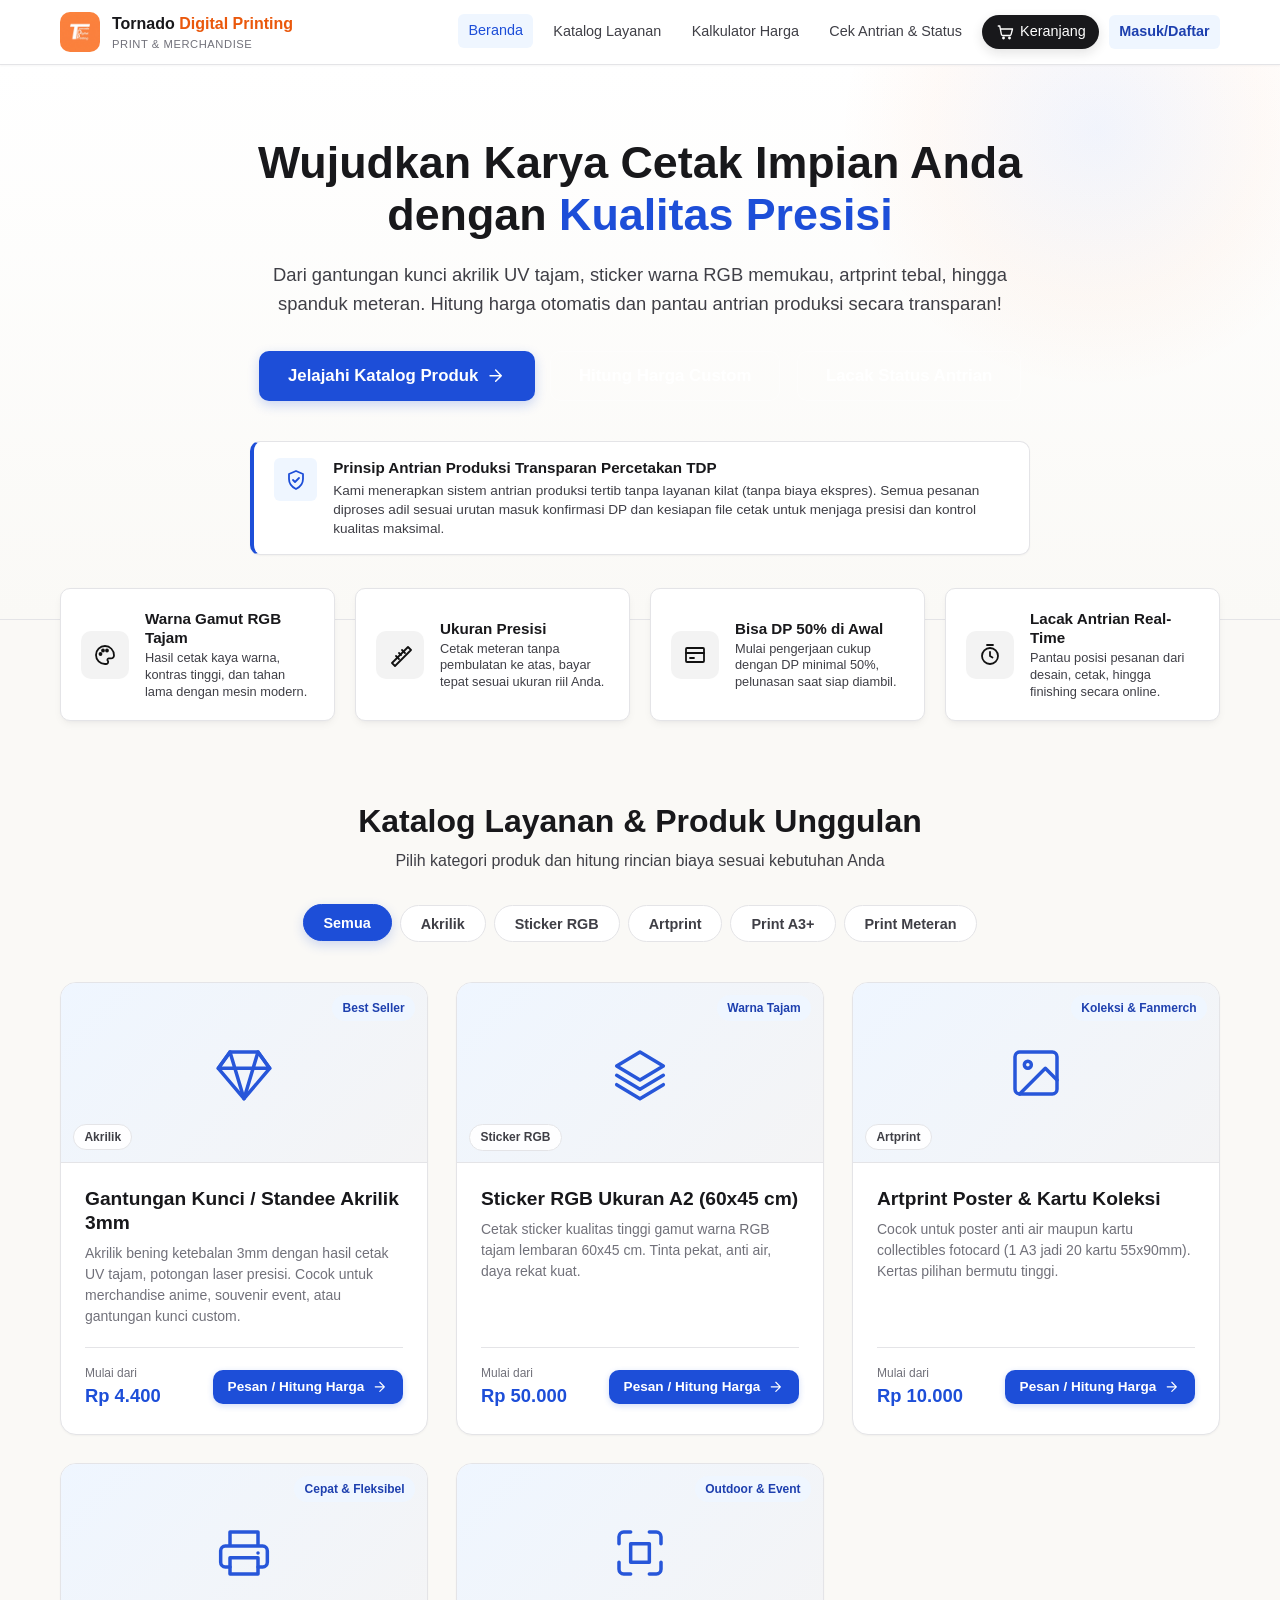
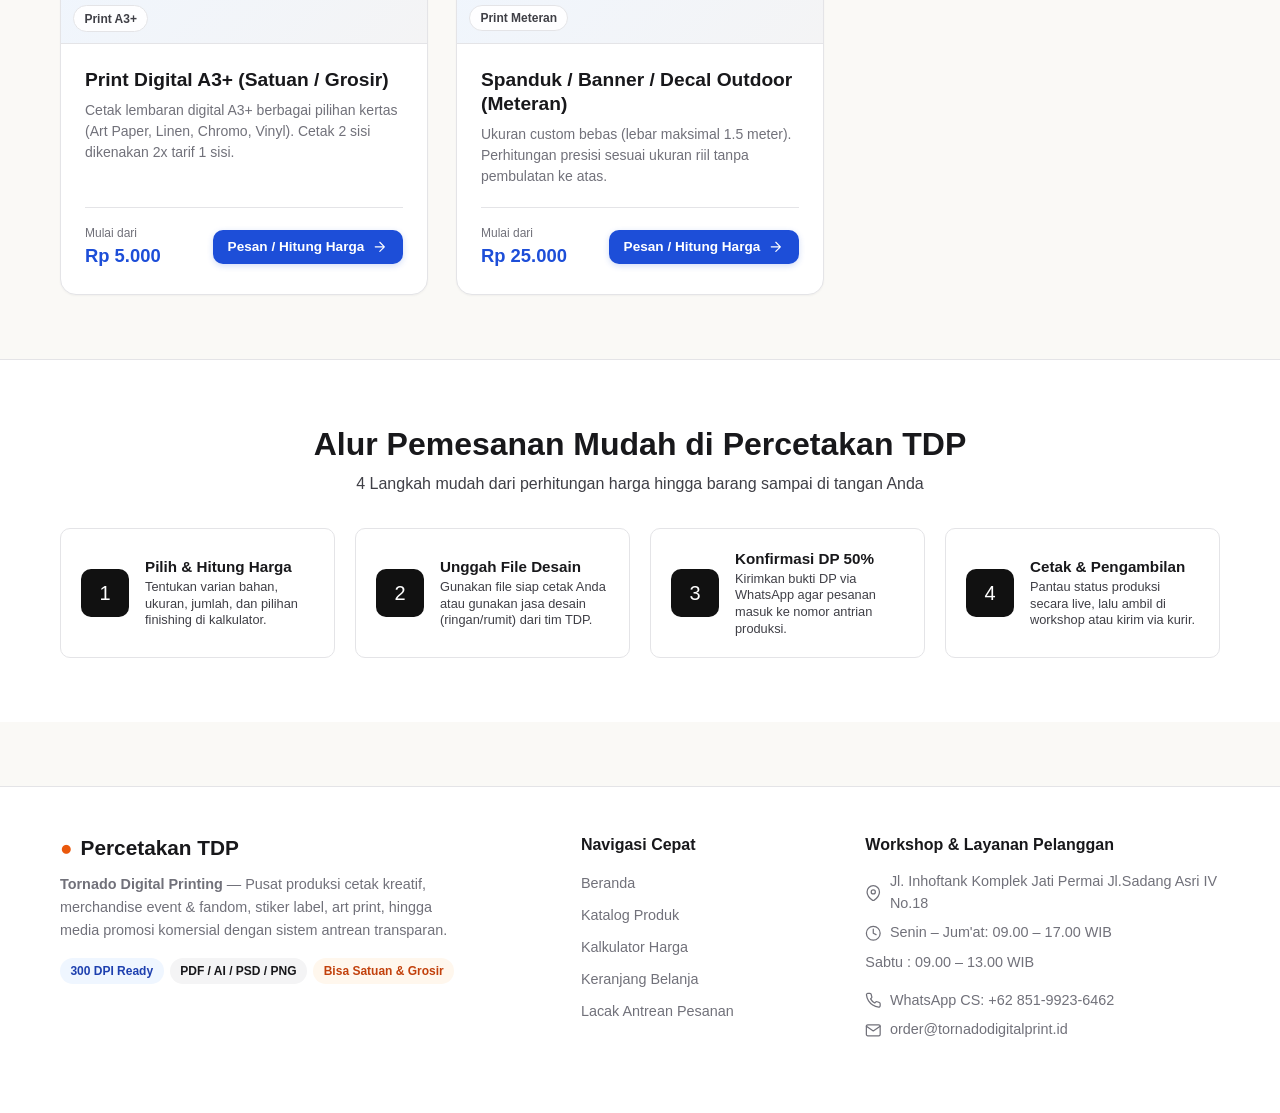
<file: index.html>
<!DOCTYPE html>
<html lang="id">
<head>
  <meta charset="UTF-8">
  <meta name="viewport" content="width=device-width, initial-scale=1.0">
  <title>Percetakan TDP - Cetak Kreatif, Merchandise & Komersial Digital</title>
  <meta name="description" content="Website Resmi Percetakan TDP. Layanan cetak akrilik UV, sticker RGB, artprint poster, print A3+, dan spanduk meteran dengan sistem antrian transparan dan kalkulator harga real-time.">
  
  <!-- CSS Stylesheets -->
  <link rel="stylesheet" href="css/style.css">
  <link rel="stylesheet" href="css/components.css">
</head>
<body>

  <!-- Site Navigation Header -->
  <header class="site-header">
    <div class="container nav-container">
      <a href="index.html" class="logo-wrapper">
        <img src="assets/tdp-logo.jpeg" class="logo-badge" alt="Tornado Digital Printing">
        <div class="logo-text">
          Tornado <span>Digital Printing</span>
          <span class="logo-tagline">Print & Merchandise</span>
        </div>
      </a>

      <!-- Mobile Hamburger Toggle -->
      <button class="mobile-toggle" aria-label="Buka Menu">
        <svg width="24" height="24" viewBox="0 0 24 24" fill="none" stroke="currentColor" stroke-width="2">
          <line x1="3" y1="12" x2="21" y2="12"></line>
          <line x1="3" y1="6" x2="21" y2="6"></line>
          <line x1="3" y1="18" x2="21" y2="18"></line>
        </svg>
      </button>

      <!-- Nav Menu Links -->
      <ul class="nav-menu">
        <li><a href="index.html" class="nav-link active">Beranda</a></li>
        <li><a href="#katalog" class="nav-link">Katalog Layanan</a></li>
        <li><a href="kalkulator.html" class="nav-link">Kalkulator Harga</a></li>
        <li><a href="pesanan.html" class="nav-link">Cek Antrian & Status</a></li>
        <li>
          <a href="keranjang.html" class="nav-link cart-link">
            <svg width="18" height="18" viewBox="0 0 24 24" fill="none" stroke="currentColor" stroke-width="1.8" stroke-linecap="round" stroke-linejoin="round" aria-hidden="true">
              <path d="M3 4h2l2.2 11.1a2 2 0 0 0 2 1.6h8.9a2 2 0 0 0 2-1.6L22 8H6"></path>
              <circle cx="10" cy="20" r="1"></circle>
              <circle cx="18" cy="20" r="1"></circle>
            </svg>
            Keranjang
            <span class="cart-count-badge" style="display: none;">0</span>
          </a>
        </li>
        <li><a href="login.html" class="nav-link nav-auth-link" data-open-login>Masuk/Daftar</a></li>
      </ul>
    </div>
  </header>

  <main>
    <!-- Hero Section -->
    <section class="hero-section">
      <div class="container hero-content">
        <h1 class="hero-title">
          Wujudkan Karya Cetak Impian Anda dengan <span>Kualitas Presisi</span>
        </h1>
        <p class="hero-subtitle">
          Dari gantungan kunci akrilik UV tajam, sticker warna RGB memukau, artprint tebal, hingga spanduk meteran. Hitung harga otomatis dan pantau antrian produksi secara transparan!
        </p>

        <div class="hero-actions">
          <a href="#katalog" class="btn btn-primary btn-lg">
            Jelajahi Katalog Produk
            <svg class="icon" aria-hidden="true"><use href="assets/icons.svg#arrow-right"></use></svg>
          </a>
          <a href="kalkulator.html" class="btn btn-outline btn-lg" style="color: white; border-color: rgba(255,255,255,0.3); background: rgba(255,255,255,0.08);">
            Hitung Harga Custom
          </a>
          <a href="pesanan.html" class="btn btn-outline btn-lg" style="color: white; border-color: rgba(255,255,255,0.3); background: rgba(255,255,255,0.08);">
            Lacak Status Antrian
          </a>
        </div>

        <!-- Info Aturan Antrian TDP -->
        <div class="queue-policy-box">
          <div class="queue-icon">
            <svg width="24" height="24" viewBox="0 0 24 24" fill="none" stroke="currentColor" stroke-width="1.8" stroke-linecap="round" stroke-linejoin="round" aria-hidden="true">
              <path d="M12 3 19 6v5c0 4.5-2.9 8-7 10-4.1-2-7-5.5-7-10V6z"></path>
              <path d="m9 12 2 2 4-4"></path>
            </svg>
          </div>
          <div>
            <h4>Prinsip Antrian Produksi Transparan Percetakan TDP</h4>
            <p>
              Kami menerapkan sistem antrian produksi tertib tanpa layanan kilat (tanpa biaya ekspres). Semua pesanan diproses adil sesuai urutan masuk konfirmasi DP dan kesiapan file cetak untuk menjaga presisi dan kontrol kualitas maksimal.
            </p>
          </div>
        </div>
      </div>
    </section>

    <!-- Features Strip -->
    <div class="container">
      <div class="features-strip">
        <div class="feature-card">
          <div class="feature-icon-box" style="background-color: #F3F3F3; color: #111111;">
            <svg width="24" height="24" viewBox="0 0 24 24" fill="none" stroke="currentColor" stroke-width="1.8" stroke-linecap="round" stroke-linejoin="round" aria-hidden="true">
              <path d="M12 3a9 9 0 1 0 0 18h1.2a2 2 0 0 0 1.5-3.3 1.4 1.4 0 0 1 1-2.3H18a3 3 0 0 0 3-3c0-5.2-4-9.4-9-9.4Z"></path>
              <circle cx="7.5" cy="11" r="1"></circle>
              <circle cx="10" cy="7.5" r="1"></circle>
              <circle cx="14" cy="7.5" r="1"></circle>
            </svg>
          </div>
          <div>
            <h4>Warna Gamut RGB Tajam</h4>
            <p>Hasil cetak kaya warna, kontras tinggi, dan tahan lama dengan mesin modern.</p>
          </div>
        </div>

        <div class="feature-card">
          <div class="feature-icon-box" style="background-color: #F3F3F3; color: #111111;">
            <svg width="24" height="24" viewBox="0 0 24 24" fill="none" stroke="currentColor" stroke-width="1.8" stroke-linecap="round" stroke-linejoin="round" aria-hidden="true">
              <path d="M4 20 20 4l3 3L7 23z"></path>
              <path d="m14 7 3 3M11 10l2 2M8 13l3 3"></path>
            </svg>
          </div>
          <div>
            <h4>Ukuran Presisi</h4>
            <p>Cetak meteran tanpa pembulatan ke atas, bayar tepat sesuai ukuran riil Anda.</p>
          </div>
        </div>

        <div class="feature-card">
          <div class="feature-icon-box" style="background-color: #F3F3F3; color: #111111;">
            <svg width="24" height="24" viewBox="0 0 24 24" fill="none" stroke="currentColor" stroke-width="1.8" stroke-linecap="round" stroke-linejoin="round" aria-hidden="true">
              <rect x="3" y="5" width="18" height="14" rx="1"></rect>
              <path d="M3 10h18M7 15h4"></path>
            </svg>
          </div>
          <div>
            <h4>Bisa DP 50% di Awal</h4>
            <p>Mulai pengerjaan cukup dengan DP minimal 50%, pelunasan saat siap diambil.</p>
          </div>
        </div>

        <div class="feature-card">
          <div class="feature-icon-box" style="background-color: #F3F3F3; color: #111111;">
            <svg width="24" height="24" viewBox="0 0 24 24" fill="none" stroke="currentColor" stroke-width="1.8" stroke-linecap="round" stroke-linejoin="round" aria-hidden="true">
              <circle cx="12" cy="13" r="8"></circle>
              <path d="M12 9v4l2.5 1.5M9 2h6"></path>
            </svg>
          </div>
          <div>
            <h4>Lacak Antrian Real-Time</h4>
            <p>Pantau posisi pesanan dari desain, cetak, hingga finishing secara online.</p>
          </div>
        </div>
      </div>
    </div>

    <!-- Catalog Section -->
    <section id="katalog" class="container" style="padding: 2rem 1.25rem 4rem;">
      <div class="section-header">
        <h2>Katalog Layanan & Produk Unggulan</h2>
        <p>Pilih kategori produk dan hitung rincian biaya sesuai kebutuhan Anda</p>
      </div>

      <!-- Category Filter Tabs -->
      <div id="category-filter-bar" class="filter-bar">
        <!-- Rendered by js/app.js -->
      </div>

      <!-- Products Grid -->
      <div id="catalog-products-grid" class="catalog-grid">
        <!-- Rendered by js/app.js from js/data.js -->
      </div>
    </section>

    <!-- Cara Order Section -->
    <section style="background-color: white; border-top: 1px solid var(--border); padding: 4rem 0;">
      <div class="container">
        <div class="section-header">
          <h2>Alur Pemesanan Mudah di Percetakan TDP</h2>
          <p>4 Langkah mudah dari perhitungan harga hingga barang sampai di tangan Anda</p>
        </div>

        <div class="features-strip" style="margin: 0; box-shadow: none;">
          <div class="feature-card" style="box-shadow: none; border-color: var(--border);">
            <div class="feature-icon-box" style="background: #111111; color: #FFFFFF;">1</div>
            <div>
              <h4>Pilih & Hitung Harga</h4>
              <p>Tentukan varian bahan, ukuran, jumlah, dan pilihan finishing di kalkulator.</p>
            </div>
          </div>

          <div class="feature-card" style="box-shadow: none; border-color: var(--border);">
            <div class="feature-icon-box" style="background: #111111; color: #FFFFFF;">2</div>
            <div>
              <h4>Unggah File Desain</h4>
              <p>Gunakan file siap cetak Anda atau gunakan jasa desain (ringan/rumit) dari tim TDP.</p>
            </div>
          </div>

          <div class="feature-card" style="box-shadow: none; border-color: var(--border);">
            <div class="feature-icon-box" style="background: #111111; color: #FFFFFF;">3</div>
            <div>
              <h4>Konfirmasi DP 50%</h4>
              <p>Kirimkan bukti DP via WhatsApp agar pesanan masuk ke nomor antrian produksi.</p>
            </div>
          </div>

          <div class="feature-card" style="box-shadow: none; border-color: var(--border);">
            <div class="feature-icon-box" style="background: #111111; color: #FFFFFF;">4</div>
            <div>
              <h4>Cetak & Pengambilan</h4>
              <p>Pantau status produksi secara live, lalu ambil di workshop atau kirim via kurir.</p>
            </div>
          </div>
        </div>
      </div>
    </section>
  </main>

  <footer class="site-footer">
  <div class="container">
    <div class="footer-grid">
      <!-- Kolom 1: Brand & Standar File Cetak -->
      <div class="footer-brand">
        <h3>
          <span style="color: var(--magenta);">●</span> Percetakan TDP
        </h3>
        <p>
          <strong>Tornado Digital Printing</strong> — Pusat produksi cetak kreatif, merchandise event & fandom, stiker label, art print, hingga media promosi komersial dengan sistem antrean transparan.
        </p>
        <div style="display: flex; flex-wrap: wrap; gap: 0.4rem; margin-top: 1rem;">
          <span class="badge badge-cyan">300 DPI Ready</span>
          <span class="badge badge-dark">PDF / AI / PSD / PNG</span>
          <span class="badge badge-magenta">Bisa Satuan & Grosir</span>
        </div>
      </div>

      <!-- Kolom 2: Navigasi Cepat -->
      <div class="footer-links">
        <h4>Navigasi Cepat</h4>
        <ul>
          <li><a href="index.html">Beranda</a></li>
          <li><a href="index.html#katalog">Katalog Produk</a></li>
          <li><a href="kalkulator.html">Kalkulator Harga</a></li>
          <li><a href="keranjang.html">Keranjang Belanja</a></li>
          <li><a href="tracking.html">Lacak Antrean Pesanan</a></li>
        </ul>
      </div>

      <!-- Kolom 3: Kontak & Operasional Workshop -->
      <div class="footer-contact">
        <h4>Workshop & Layanan Pelanggan</h4>
        <p>
          <svg class="icon" viewBox="0 0 24 24"><path d="M21 10c0 7-9 13-9 13s-9-6-9-13a9 9 0 0 1 18 0z"/><circle cx="12" cy="10" r="3"/></svg>
          Jl. Inhoftank Komplek Jati Permai Jl.Sadang Asri IV No.18
        </p>
        <p>
          <svg class="icon" viewBox="0 0 24 24"><circle cx="12" cy="12" r="10"/><polyline points="12 6 12 12 16 14"/></svg>
          Senin – Jum'at: 09.00 – 17.00 WIB
          <p>Sabtu : 09.00 – 13.00 WIB</p>
        </p>
        <p>
          <svg class="icon" viewBox="0 0 24 24"><path d="M22 16.92v3a2 2 0 0 1-2.18 2 19.79 19.79 0 0 1-8.63-3.07 19.5 19.5 0 0 1-6-6 19.79 19.79 0 0 1-3.07-8.67A2 2 0 0 1 4.11 2h3a2 2 0 0 1 2 1.72c.127.96.361 1.903.7 2.81a2 2 0 0 1-.45 2.11L8.09 9.91a16 16 0 0 0 6 6l1.27-1.27a2 2 0 0 1 2.11-.45c.907.339 1.85.573 2.81.7A2 2 0 0 1 22 16.92z"/></svg>
          <a href="https://wa.me/6285199236462" target="_blank" rel="noopener">WhatsApp CS: +62 851-9923-6462</a>
        </p>
        <p>
          <svg class="icon" viewBox="0 0 24 24"><path d="M4 4h16c1.1 0 2 .9 2 2v12c0 1.1-.9 2-2 2H4c-1.1 0-2-.9-2-2V6c0-1.1.9-2 2-2z"/><polyline points="22,6 12,13 2,6"/></svg>
          <a href="mailto:order@tornadodigitalprint.id">order@tornadodigitalprint.id</a>
        </p>
      </div>
    </div>
  </div>
</footer>

  <!-- Scripts -->
  <script src="js/data.js"></script>
  <script src="js/calculator.js"></script>
  <script src="js/cart.js"></script>
  <script src="js/roles.js"></script>
  <script src="js/app.js"></script>
  <script src="js/auth-modal.js"></script>
</body>
</html>
</file>
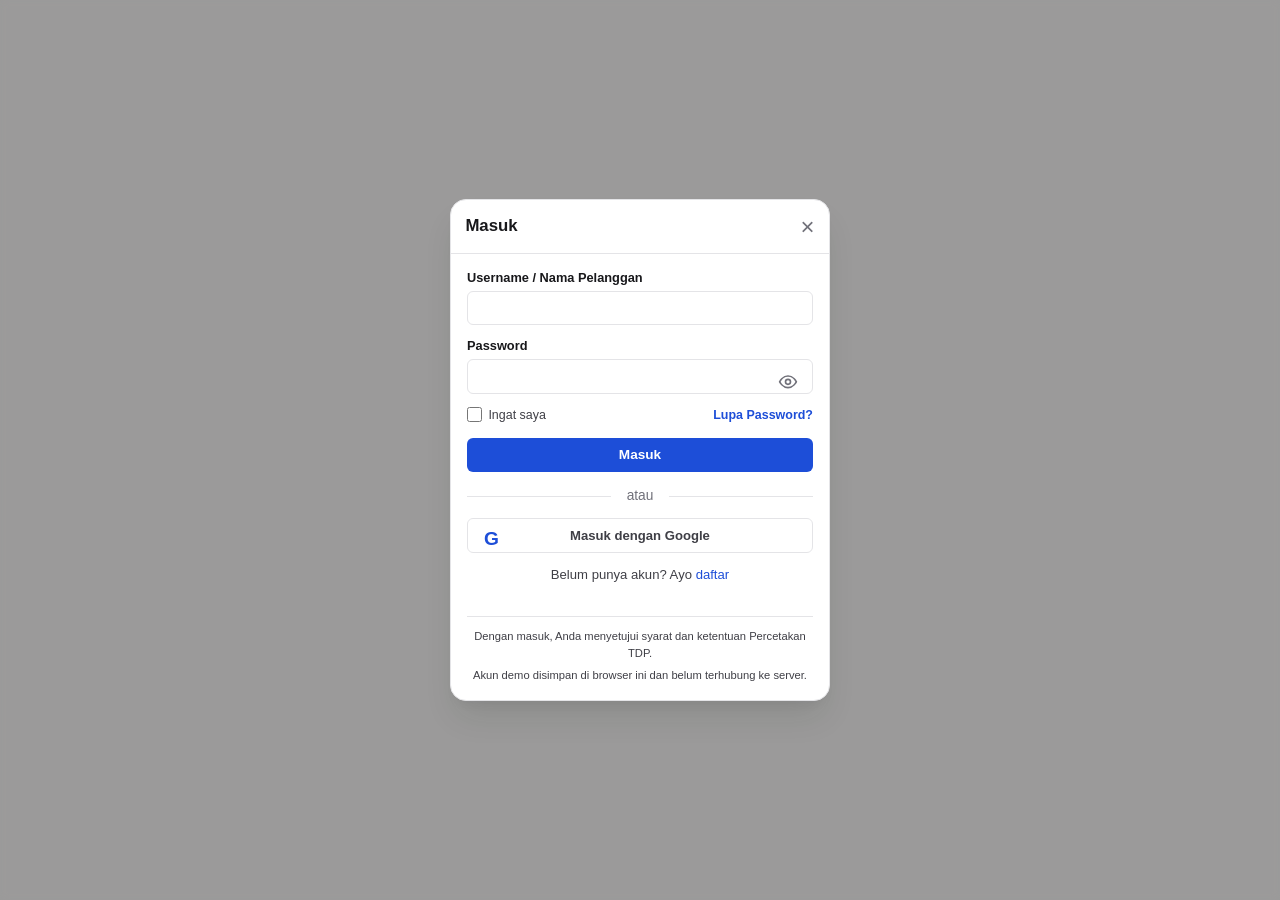
<file: admin.html>
<!DOCTYPE html>
<html lang="id">
<head>
  <meta charset="UTF-8">
  <meta name="viewport" content="width=device-width, initial-scale=1.0">
  <title>Workspace Admin - Percetakan TDP</title>
  <meta name="description" content="Kelola katalog, stok bahan, dan laporan pesanan Percetakan TDP.">
  <link rel="stylesheet" href="css/style.css">
  <link rel="stylesheet" href="css/components.css">
</head>
<body>
  <header class="site-header">
    <div class="container nav-container">
      <a href="index.html" class="logo-wrapper">
        <img src="assets/tdp-logo.jpeg" class="logo-badge" alt="Tornado Digital Printing">
        <div class="logo-text">
          Percetakan <span>TDP</span>
          <span class="logo-tagline">Print & Merchandise</span>
        </div>
      </a>
      <button class="mobile-toggle" aria-label="Buka Menu">
        <svg width="24" height="24" viewBox="0 0 24 24" fill="none" stroke="currentColor" stroke-width="2">
          <line x1="3" y1="12" x2="21" y2="12"></line>
          <line x1="3" y1="6" x2="21" y2="6"></line>
          <line x1="3" y1="18" x2="21" y2="18"></line>
        </svg>
      </button>
      <ul class="nav-menu">
        <li><a href="index.html" class="nav-link">Beranda</a></li>
        <li><a href="index.html#katalog" class="nav-link">Katalog Layanan</a></li>
        <li><a href="login.html" class="nav-link nav-auth-link" data-open-login>Masuk/Daftar</a></li>
      </ul>
    </div>
  </header>

  <main class="container" style="padding: 2rem 1.25rem 4rem;">
    <div class="page-intro text-center" style="max-width: 720px; margin: 1rem auto 2rem;">
      <p style="font-size: 0.85rem; color: var(--text-muted); margin-bottom: 0.5rem;">
        <a href="index.html">Beranda</a> &rsaquo; Workspace Admin
      </p>
      <h1>Workspace Admin</h1>
      <p>Kelola pricelist katalog, stok bahan, dan pantau ringkasan pesanan.</p>
    </div>

    <div class="admin-card no-print">
      <strong>Workspace Admin aktif</strong>
      <span style="color: #111111;">Perubahan katalog dan stok tersimpan di browser ini.</span>
      <a href="login.html" class="btn btn-outline btn-sm" data-open-login>Ganti akun</a>
      <button type="button" class="btn btn-outline btn-sm" data-actor-logout>Keluar</button>
    </div>

    <div class="tabs-wrapper" role="tablist" aria-label="Menu Workspace Admin">
      <button type="button" class="tab-btn active" role="tab" aria-selected="true" data-admin-tab="catalog">Katalog & Tarif</button>
      <button type="button" class="tab-btn" role="tab" aria-selected="false" data-admin-tab="stock">Stok Bahan</button>
      <button type="button" class="tab-btn" role="tab" aria-selected="false" data-admin-tab="reports">Laporan Pesanan</button>
    </div>

    <section id="admin-panel-catalog" data-admin-panel="catalog">
      <div class="admin-card">
        <h2 style="margin-bottom: 1rem;">Tambah Varian Katalog</h2>
        <form id="variant-form">
          <div class="admin-stats-grid">
            <label>
              <span class="form-label">Produk</span>
              <select id="variant-product" class="form-control" required></select>
            </label>
            <label>
              <span class="form-label">Nama Varian</span>
              <input id="variant-name" class="form-control" type="text" required>
            </label>
            <label>
              <span class="form-label">Ukuran</span>
              <input id="variant-size" class="form-control" type="text" required>
            </label>
            <label>
              <span class="form-label">Harga (Rp)</span>
              <input id="variant-price" class="form-control" type="number" min="0" step="1" required>
            </label>
            <label>
              <span class="form-label">Minimum Pesanan (MoQ)</span>
              <input id="variant-moq" class="form-control" type="number" min="1" step="1" value="1" required>
            </label>
          </div>
          <button type="submit" class="btn btn-primary">Tambah Varian</button>
        </form>
      </div>

      <div class="admin-card">
        <div style="display: flex; justify-content: space-between; align-items: center; gap: 1rem; flex-wrap: wrap; margin-bottom: 1rem;">
          <h2>Daftar Katalog & Tarif</h2>
          <button type="button" id="reset-catalog-btn" class="btn btn-outline btn-sm">Pulihkan Katalog Awal</button>
        </div>
        <div class="table-responsive">
          <table class="data-table">
            <thead>
              <tr>
                <th>Produk</th>
                <th>Varian</th>
                <th>Ukuran</th>
                <th>Harga (Rp)</th>
                <th>MoQ</th>
                <th>Aksi</th>
              </tr>
            </thead>
            <tbody id="catalog-table-body"></tbody>
          </table>
        </div>
      </div>
    </section>

    <section id="admin-panel-stock" data-admin-panel="stock" hidden>
      <div class="admin-card">
        <h2 style="margin-bottom: 1rem;">Stok Bahan</h2>
        <p style="color: var(--text-muted); margin-bottom: 1rem;">Perbarui jumlah stok dan batas minimum untuk membantu pemantauan bahan.</p>
        <div class="table-responsive">
          <table class="data-table">
            <thead>
              <tr>
                <th>Nama Bahan</th>
                <th>Satuan</th>
                <th>Stok Saat Ini</th>
                <th>Batas Minimum</th>
                <th>Status Stok</th>
                <th>Aksi</th>
              </tr>
            </thead>
            <tbody id="stock-table-body"></tbody>
          </table>
        </div>
      </div>
      <div class="admin-card">
        <h2 style="margin-bottom: 1rem;">Tambah Bahan</h2>
        <form id="stock-form">
          <div class="admin-stats-grid">
            <label>
              <span class="form-label">Nama Bahan</span>
              <input id="stock-name" class="form-control" type="text" required>
            </label>
            <label>
              <span class="form-label">Satuan</span>
              <input id="stock-unit" class="form-control" type="text" placeholder="lembar, meter, botol..." required>
            </label>
            <label>
              <span class="form-label">Jumlah Stok</span>
              <input id="stock-quantity" class="form-control" type="number" min="0" step="1" value="0" required>
            </label>
            <label>
              <span class="form-label">Batas Minimum</span>
              <input id="stock-minimum" class="form-control" type="number" min="0" step="1" value="0" required>
            </label>
          </div>
          <button type="submit" class="btn btn-primary">Tambah Bahan</button>
        </form>
      </div>
    </section>

    <section id="admin-panel-reports" data-admin-panel="reports" hidden>
      <div class="admin-card">
        <div style="display: flex; justify-content: space-between; align-items: center; gap: 1rem; flex-wrap: wrap; margin-bottom: 1rem;">
          <h2>Ringkasan Pesanan</h2>
          <button type="button" id="refresh-reports-btn" class="btn btn-outline btn-sm">Perbarui Laporan</button>
        </div>
        <div class="admin-stats-grid">
          <div class="stat-box"><div class="stat-val" id="report-total-orders">0</div><div class="stat-title">Total Pesanan</div></div>
          <div class="stat-box"><div class="stat-val text-magenta" id="report-pending-orders">0</div><div class="stat-title">Menunggu DP</div></div>
          <div class="stat-box"><div class="stat-val text-cyan" id="report-active-orders">0</div><div class="stat-title">Dalam Produksi</div></div>
          <div class="stat-box"><div class="stat-val" id="report-order-value">Rp 0</div><div class="stat-title">Nilai Total Pesanan</div></div>
        </div>
        <div class="table-responsive">
          <table class="data-table">
            <thead>
              <tr>
                <th>Invoice & Tanggal</th>
                <th>Pemesan</th>
                <th>Item</th>
                <th>Nilai</th>
                <th>Status</th>
              </tr>
            </thead>
            <tbody id="reports-table-body"></tbody>
          </table>
        </div>
      </div>
    </section>
  </main>

  <script src="js/data.js"></script>
  <script src="js/cart.js"></script>
  <script src="js/roles.js"></script>
  <script src="js/app.js"></script>
  <script src="js/admin-workspace.js"></script>
  <script src="js/auth-modal.js"></script>
</body>
</html>
</file>
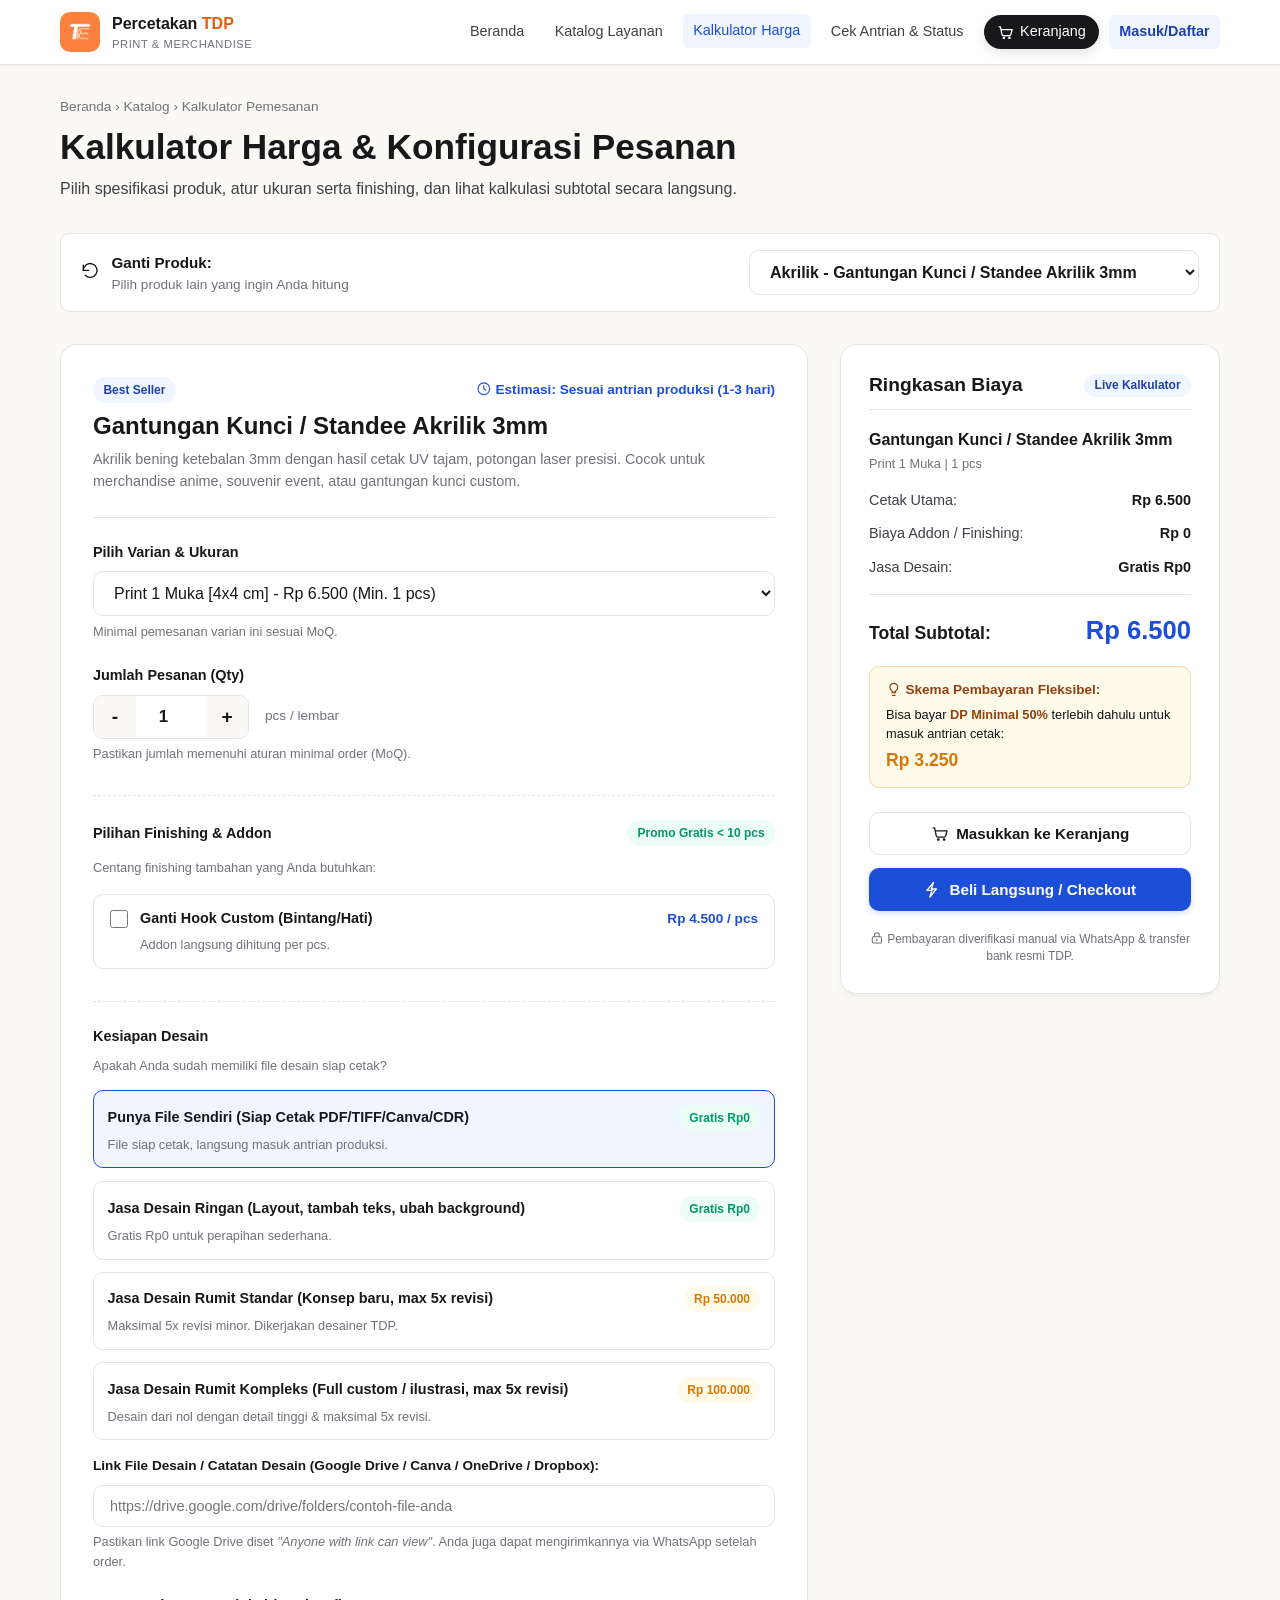
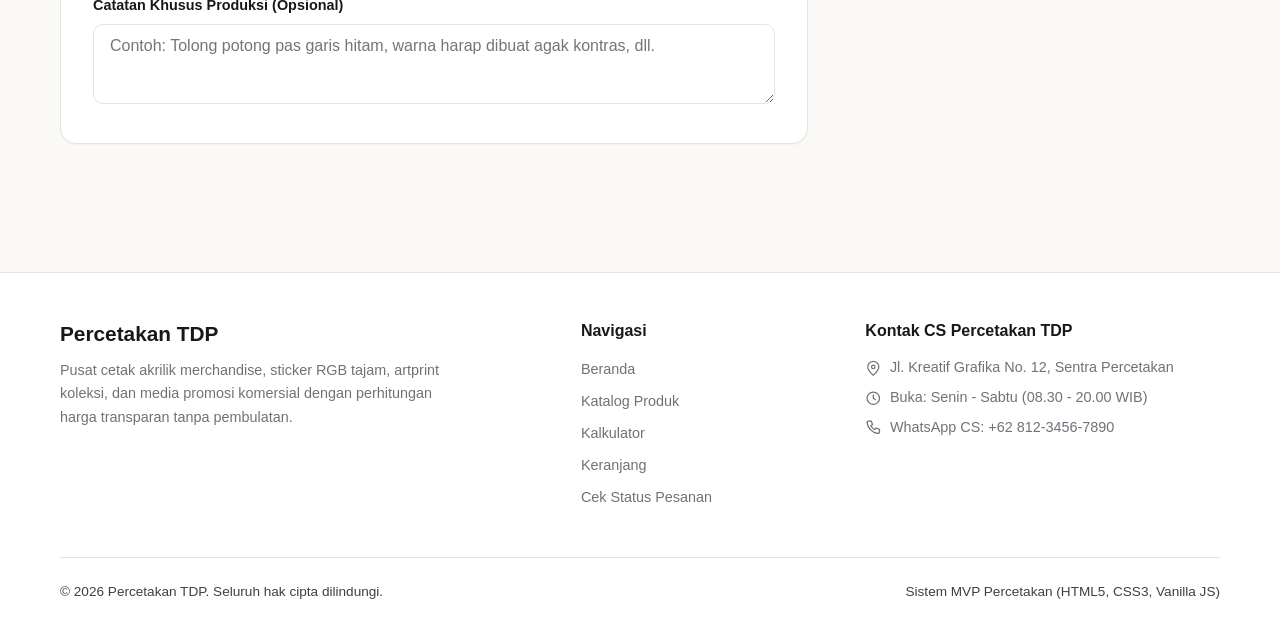
<file: kalkulator.html>
<!DOCTYPE html>
<html lang="id">
<head>
  <meta charset="UTF-8">
  <meta name="viewport" content="width=device-width, initial-scale=1.0">
  <title>Kalkulator Harga & Pemesanan - Percetakan TDP</title>
  <meta name="description" content="Kalkulator harga cetak real-time Percetakan TDP. Hitung biaya akrilik, sticker RGB, artprint, print A3+, dan cetak meteran tanpa pembulatan. Skema DP 50%.">

  <!-- CSS Stylesheets -->
  <link rel="stylesheet" href="css/style.css">
  <link rel="stylesheet" href="css/components.css">
</head>
<body>

  <!-- Site Navigation Header -->
  <header class="site-header">
    <div class="container nav-container">
      <a href="index.html" class="logo-wrapper">
        <img src="assets/tdp-logo.jpeg" class="logo-badge" alt="Tornado Digital Printing">
        <div class="logo-text">
          Percetakan <span>TDP</span>
          <span class="logo-tagline">Print & Merchandise</span>
        </div>
      </a>

      <!-- Mobile Hamburger Toggle -->
      <button class="mobile-toggle" aria-label="Buka Menu">
        <svg width="24" height="24" viewBox="0 0 24 24" fill="none" stroke="currentColor" stroke-width="2">
          <line x1="3" y1="12" x2="21" y2="12"></line>
          <line x1="3" y1="6" x2="21" y2="6"></line>
          <line x1="3" y1="18" x2="21" y2="18"></line>
        </svg>
      </button>

      <!-- Nav Menu Links -->
      <ul class="nav-menu">
        <li><a href="index.html" class="nav-link">Beranda</a></li>
        <li><a href="index.html#katalog" class="nav-link">Katalog Layanan</a></li>
        <li><a href="kalkulator.html" class="nav-link active">Kalkulator Harga</a></li>
        <li><a href="pesanan.html" class="nav-link">Cek Antrian & Status</a></li>
        <li>
          <a href="keranjang.html" class="nav-link cart-link">
            <svg class="icon" aria-hidden="true"><use href="assets/icons.svg#shopping-cart"></use></svg>
            Keranjang
            <span class="cart-count-badge" style="display: none;">0</span>
          </a>
        </li>
        <li><a href="login.html" class="nav-link nav-auth-link" data-open-login>Masuk/Daftar</a></li>
      </ul>
    </div>
  </header>

  <main class="container" id="calculator-page-root">
    <!-- Breadcrumb & Intro -->
    <div class="page-intro">
      <p style="font-size: 0.85rem; color: var(--text-muted); margin-bottom: 0.5rem;">
        <a href="index.html">Beranda</a> &rsaquo; <a href="index.html#katalog">Katalog</a> &rsaquo; Kalkulator Pemesanan
      </p>
      <h1>Kalkulator Harga & Konfigurasi Pesanan</h1>
      <p>Pilih spesifikasi produk, atur ukuran serta finishing, dan lihat kalkulasi subtotal secara langsung.</p>
    </div>

    <!-- Product Quick Switcher -->
    <div style="background: white; border: 1px solid var(--border); border-radius: var(--radius-md); padding: 1rem 1.25rem; margin-bottom: 2rem; display: flex; align-items: center; justify-content: space-between; gap: 1rem; flex-wrap: wrap;">
      <div style="display: flex; align-items: center; gap: 0.75rem;">
        <span><svg class="icon" aria-hidden="true"><use href="assets/icons.svg#rotate-ccw"></use></svg></span>
        <div>
          <strong style="font-size: 0.95rem;">Ganti Produk:</strong>
          <span style="font-size: 0.85rem; color: var(--text-muted); display: block;">Pilih produk lain yang ingin Anda hitung</span>
        </div>
      </div>
      <div style="min-width: 280px; flex: 1; max-width: 450px;">
        <select id="calc-product-select" class="form-control" style="font-weight: 600;">
          <!-- Diisi otomatis oleh app.js dari KATALOG_TDP -->
        </select>
      </div>
    </div>

    <!-- 2 Column Layout: Form Kiri & Sticky Summary Kanan -->
    <div class="calculator-wrapper">
      
      <!-- KOLOM KIRI: FORM DINAMIS -->
      <div class="calc-form-container">
        <!-- Header Info Produk Aktif -->
        <div style="padding-bottom: 1.5rem; margin-bottom: 1.5rem; border-bottom: 1px solid var(--border);">
          <div style="display: flex; align-items: center; justify-content: space-between; margin-bottom: 0.5rem;">
            <span id="calc-product-badge" class="badge badge-cyan">Kategori</span>
            <span id="calc-product-est" style="font-size: 0.85rem; color: var(--cyan); font-weight: 600;"><svg class="icon" aria-hidden="true"><use href="assets/icons.svg#clock"></use></svg> Estimasi: -</span>
          </div>
          <h2 id="calc-product-title" style="font-size: 1.5rem; margin-bottom: 0.5rem;">Nama Produk</h2>
          <p id="calc-product-desc" style="font-size: 0.9rem; line-height: 1.5; color: var(--text-muted);">
            Deskripsi lengkap spesifikasi produk.
          </p>
        </div>

        <!-- Dynamic Fields Container (Bahan, Ukuran, Sisi, dll) -->
        <div id="calc-dynamic-fields">
          <!-- Rendered dynamically by app.js -->
        </div>

        <!-- Quantity Stepper -->
        <div class="form-group" style="margin-top: 1.5rem;">
          <label class="form-label">Jumlah Pesanan (Qty)</label>
          <div style="display: flex; align-items: center; gap: 1rem;">
            <div class="qty-stepper">
              <button type="button" class="qty-btn" id="calc-qty-minus">-</button>
              <input type="number" id="calc-qty-input" class="qty-input" value="1" min="1">
              <button type="button" class="qty-btn" id="calc-qty-plus">+</button>
            </div>
            <span style="font-size: 0.85rem; color: var(--text-muted);">pcs / lembar</span>
          </div>
          <span class="form-hint" id="calc-moq-notice">Pastikan jumlah memenuhi aturan minimal order (MoQ).</span>
        </div>

        <!-- Addons & Finishing Section -->
        <div class="form-group" style="margin-top: 2rem; padding-top: 1.5rem; border-top: 1px dashed var(--border);">
          <div style="display: flex; align-items: center; justify-content: space-between; margin-bottom: 0.75rem;">
            <label class="form-label" style="margin-bottom: 0;">Pilihan Finishing & Addon</label>
            <span class="badge badge-green">Promo Gratis &lt; 10 pcs</span>
          </div>
          <p class="form-hint" style="margin-bottom: 1rem;">Centang finishing tambahan yang Anda butuhkan:</p>
          <div id="calc-addons-container">
            <!-- Rendered by app.js -->
          </div>
        </div>

        <!-- Pilihan File & Jasa Desain -->
        <div class="form-group" style="margin-top: 2rem; padding-top: 1.5rem; border-top: 1px dashed var(--border);">
          <label class="form-label">Kesiapan Desain</label>
          <p class="form-hint" style="margin-bottom: 1rem;">Apakah Anda sudah memiliki file desain siap cetak?</p>
          
          <div id="calc-design-options" style="display: flex; flex-direction: column; gap: 0.75rem;">
            <!-- Rendered by app.js dari OPSI_JASA_DESAIN -->
          </div>

          <!-- Input Link File Desain (Google Drive / Canva / Cloud) -->
          <div id="calc-design-file-wrapper" style="margin-top: 1rem;">
            <label class="form-label" for="calc-design-file-link" style="font-size: 0.85rem;">
              Link File Desain / Catatan Desain (Google Drive / Canva / OneDrive / Dropbox):
            </label>
            <input type="url" id="calc-design-file-link" class="form-control" placeholder="https://drive.google.com/drive/folders/contoh-file-anda" style="font-size: 0.9rem;">
            <span class="form-hint">Pastikan link Google Drive diset <em>"Anyone with link can view"</em>. Anda juga dapat mengirimkannya via WhatsApp setelah order.</span>
          </div>
        </div>

        <!-- Catatan Tambahan Pemesan -->
        <div class="form-group" style="margin-top: 1.5rem;">
          <label class="form-label" for="calc-customer-notes">Catatan Khusus Produksi (Opsional)</label>
          <textarea id="calc-customer-notes" class="form-control" rows="3" placeholder="Contoh: Tolong potong pas garis hitam, warna harap dibuat agak kontras, dll."></textarea>
        </div>
      </div>

      <!-- KOLOM KANAN: STICKY LIVE SUMMARY -->
      <aside class="calc-summary-card">
        <h3 class="calc-summary-title">
          <span>Ringkasan Biaya</span>
          <span class="badge badge-cyan">Live Kalkulator</span>
        </h3>

        <!-- Error / Warning Banner -->
        <div id="summary-error-banner" class="calc-error-banner"></div>

        <div style="margin-bottom: 1rem;">
          <h4 id="summary-product-name" style="font-size: 1rem; color: var(--primary); margin-bottom: 0.25rem;">-</h4>
          <p id="summary-spec-detail" style="font-size: 0.8rem; color: var(--text-muted);">-</p>
        </div>

        <div class="summary-line-item">
          <span>Cetak Utama:</span>
          <span id="summary-print-price">Rp 0</span>
        </div>

        <div class="summary-line-item">
          <span>Biaya Addon / Finishing:</span>
          <span id="summary-addon-price">Rp 0</span>
        </div>

        <div class="summary-line-item">
          <span>Jasa Desain:</span>
          <span id="summary-design-price">Rp 0</span>
        </div>

        <div class="summary-divider"></div>

        <div class="summary-total">
          <span>Total Subtotal:</span>
          <span id="summary-total-subtotal" class="total-price">Rp 0</span>
        </div>

        <!-- Skema DP Minimal 50% -->
        <div class="dp-alert-card">
          <strong><svg class="icon" aria-hidden="true"><use href="assets/icons.svg#lightbulb"></use></svg> Skema Pembayaran Fleksibel:</strong>
          <span style="display: block; font-size: 0.8rem; color: #111111; margin-top: 0.25rem;">
            Bisa bayar <strong>DP Minimal 50%</strong> terlebih dahulu untuk masuk antrian cetak:
          </span>
          <span id="summary-dp-50" class="dp-amount">Rp 0</span>
        </div>

        <!-- Action Buttons -->
        <div style="display: flex; flex-direction: column; gap: 0.75rem; margin-top: 1.5rem;">
          <button type="button" id="btn-add-to-cart" class="btn btn-outline" style="width: 100%;">
            <svg class="icon" aria-hidden="true"><use href="assets/icons.svg#shopping-cart"></use></svg>
            Masukkan ke Keranjang
          </button>
          <button type="button" id="btn-direct-checkout" class="btn btn-primary" style="width: 100%;">
            <svg class="icon" aria-hidden="true"><use href="assets/icons.svg#zap"></use></svg>
            Beli Langsung / Checkout
          </button>
        </div>

        <div style="margin-top: 1.25rem; font-size: 0.75rem; color: var(--text-muted); text-align: center; line-height: 1.4;">
          <svg class="icon" aria-hidden="true"><use href="assets/icons.svg#lock"></use></svg>
          Pembayaran diverifikasi manual via WhatsApp & transfer bank resmi TDP.
        </div>
      </aside>
    </div>
  </main>

  <!-- Site Footer -->
  <footer class="site-footer">
    <div class="container">
      <div class="footer-grid">
        <div class="footer-brand">
          <h3>Percetakan TDP</h3>
          <p>
            Pusat cetak akrilik merchandise, sticker RGB tajam, artprint koleksi, dan media promosi komersial dengan perhitungan harga transparan tanpa pembulatan.
          </p>
        </div>
        
        <div class="footer-links">
          <h4>Navigasi</h4>
          <ul>
            <li><a href="index.html">Beranda</a></li>
            <li><a href="index.html#katalog">Katalog Produk</a></li>
            <li><a href="kalkulator.html">Kalkulator</a></li>
            <li><a href="keranjang.html">Keranjang</a></li>
            <li><a href="pesanan.html">Cek Status Pesanan</a></li>
          </ul>
        </div>

        <div class="footer-contact">
          <h4>Kontak CS Percetakan TDP</h4>
          <p><svg class="icon" aria-hidden="true"><use href="assets/icons.svg#map-pin"></use></svg> Jl. Kreatif Grafika No. 12, Sentra Percetakan</p>
          <p><svg class="icon" aria-hidden="true"><use href="assets/icons.svg#clock"></use></svg> Buka: Senin - Sabtu (08.30 - 20.00 WIB)</p>
          <p><svg class="icon" aria-hidden="true"><use href="assets/icons.svg#phone"></use></svg> WhatsApp CS: +62 812-3456-7890</p>
        </div>
      </div>

      <div class="footer-bottom">
        <p>&copy; 2026 Percetakan TDP. Seluruh hak cipta dilindungi.</p>
        <p>Sistem MVP Percetakan (HTML5, CSS3, Vanilla JS)</p>
      </div>
    </div>
  </footer>

  <!-- Scripts -->
  <script src="js/data.js"></script>
  <script src="js/calculator.js"></script>
  <script src="js/cart.js"></script>
  <script src="js/app.js"></script>
  <script src="js/auth-modal.js"></script>
</body>
</html>
</file>
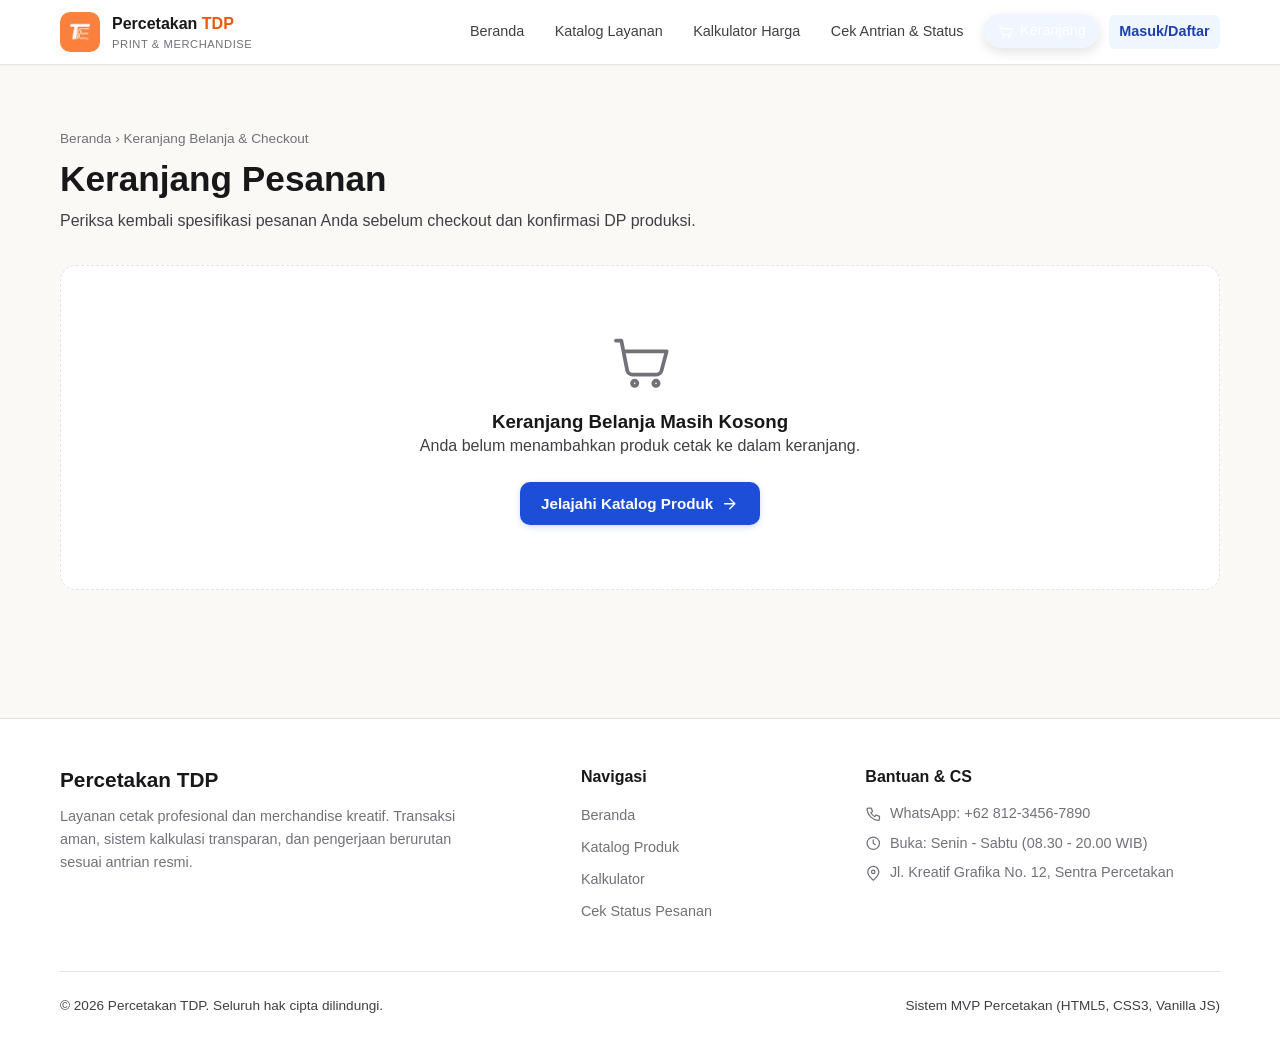
<file: keranjang.html>
<!DOCTYPE html>
<html lang="id">
<head>
  <meta charset="UTF-8">
  <meta name="viewport" content="width=device-width, initial-scale=1.0">
  <title>Keranjang Belanja & Checkout - Percetakan TDP</title>
  <meta name="description" content="Halaman keranjang belanja Percetakan TDP. Checkout dengan opsi pembayaran DP 50% atau lunas 100%, cetak nota, dan kirim rincian pesanan via WhatsApp.">

  <!-- CSS Stylesheets -->
  <link rel="stylesheet" href="css/style.css">
  <link rel="stylesheet" href="css/components.css">
</head>
<body>

  <!-- Site Navigation Header -->
  <header class="site-header">
    <div class="container nav-container">
      <a href="index.html" class="logo-wrapper">
        <img src="assets/tdp-logo.jpeg" class="logo-badge" alt="Tornado Digital Printing">
        <div class="logo-text">
          Percetakan <span>TDP</span>
          <span class="logo-tagline">Print & Merchandise</span>
        </div>
      </a>

      <!-- Mobile Hamburger Toggle -->
      <button class="mobile-toggle" aria-label="Buka Menu">
        <svg width="24" height="24" viewBox="0 0 24 24" fill="none" stroke="currentColor" stroke-width="2">
          <line x1="3" y1="12" x2="21" y2="12"></line>
          <line x1="3" y1="6" x2="21" y2="6"></line>
          <line x1="3" y1="18" x2="21" y2="18"></line>
        </svg>
      </button>

      <!-- Nav Menu Links -->
      <ul class="nav-menu">
        <li><a href="index.html" class="nav-link">Beranda</a></li>
        <li><a href="index.html#katalog" class="nav-link">Katalog Layanan</a></li>
        <li><a href="kalkulator.html" class="nav-link">Kalkulator Harga</a></li>
        <li><a href="pesanan.html" class="nav-link">Cek Antrian & Status</a></li>
        <li>
          <a href="keranjang.html" class="nav-link cart-link active">
            <svg class="icon" aria-hidden="true"><use href="assets/icons.svg#shopping-cart"></use></svg>
            Keranjang
            <span class="cart-count-badge" style="display: none;">0</span>
          </a>
        </li>
        <li><a href="login.html" class="nav-link nav-auth-link" data-open-login>Masuk/Daftar</a></li>
      </ul>
    </div>
  </header>

  <main class="container" id="cart-page-root" style="padding: 2rem 1.25rem 4rem;">
    <!-- Breadcrumb -->
    <div class="page-intro no-print">
      <p style="font-size: 0.85rem; color: var(--text-muted); margin-bottom: 0.5rem;">
        <a href="index.html">Beranda</a> &rsaquo; Keranjang Belanja & Checkout
      </p>
      <h1>Keranjang Pesanan</h1>
      <p>Periksa kembali spesifikasi pesanan Anda sebelum checkout dan konfirmasi DP produksi.</p>
    </div>

    <!-- Empty State Container -->
    <div id="cart-empty-container" class="cart-empty-state" style="display: none;">
      <div class="cart-empty-icon"><svg class="icon" aria-hidden="true"><use href="assets/icons.svg#shopping-cart"></use></svg></div>
      <h3>Keranjang Belanja Masih Kosong</h3>
      <p style="margin-bottom: 1.5rem;">Anda belum menambahkan produk cetak ke dalam keranjang.</p>
      <a href="index.html#katalog" class="btn btn-primary">
        Jelajahi Katalog Produk
        <svg class="icon" aria-hidden="true"><use href="assets/icons.svg#arrow-right"></use></svg>
      </a>
    </div>

    <!-- Main Cart Layout (Left: Items, Right: Checkout Form) -->
    <div id="cart-main-layout" class="cart-layout">
      
      <!-- DAFTAR ITEM KERANJANG -->
      <section>
        <div class="cart-table-wrapper">
          <div style="display: flex; justify-content: space-between; align-items: center; margin-bottom: 1.25rem; padding-bottom: 0.75rem; border-bottom: 1px solid var(--border);">
            <h3 style="font-size: 1.15rem;">Daftar Item Cetak</h3>
            <a href="kalkulator.html" class="btn btn-outline btn-sm">
              + Tambah Item Lain
            </a>
          </div>

          <div id="cart-items-container">
            <!-- Rendered by app.js -->
          </div>
        </div>
      </section>

      <!-- CHECKOUT FORM & SKEMA PEMBAYARAN -->
      <aside>
        <div class="checkout-box">
          <h3>Informasi Pemesan & Checkout</h3>
          
          <form id="checkout-form">
            <!-- Data Customer -->
            <div class="form-group">
              <label class="form-label" for="checkout-nama">Nama Lengkap / Instansi *</label>
              <input type="text" id="checkout-nama" class="form-control" placeholder="Nama Anda atau Brand" required>
            </div>

            <div class="form-group">
              <label class="form-label" for="checkout-wa">Nomor WhatsApp Aktif *</label>
              <input type="tel" id="checkout-wa" class="form-control" placeholder="0812xxxxxxxx" required>
              <span class="form-hint">Digunakan untuk konfirmasi bukti DP & info antrian selesai.</span>
            </div>

            <div class="form-group">
              <label class="form-label" for="checkout-email">Email (Opsional)</label>
              <input type="email" id="checkout-email" class="form-control" placeholder="email@domain.com">
            </div>

            <!-- Metode Pengambilan -->
            <div class="form-group">
              <label class="form-label" for="checkout-metode-kirim">Metode Pengambilan *</label>
              <select id="checkout-metode-kirim" class="form-control">
                <option value="Ambil di Toko">Ambil di Workshop Percetakan TDP (Gratis)</option>
                <option value="Kurir Instan (Gojek/Grab)">Kurir Instan (Gojek / Grab / Maxim) - Tarif sesuai aplikasi</option>
                <option value="Ekspedisi Reguler (JNE/J&T/SiCepat)">Ekspedisi Reguler (JNE / J&T / SiCepat / Cargo)</option>
              </select>
            </div>

            <!-- Catatan Pengiriman -->
            <div class="form-group">
              <label class="form-label" for="checkout-catatan">Catatan Tambahan untuk Admin (Opsional)</label>
              <textarea id="checkout-catatan" class="form-control" rows="2" placeholder="Catatan alamat atau instruksi pengemasan"></textarea>
            </div>

            <!-- Skema Pembayaran (DP 50% vs Lunas) -->
            <div class="form-group" style="padding-top: 1rem; border-top: 1px dashed var(--border);">
              <label class="form-label">Pilih Skema Pembayaran</label>
              
              <label class="payment-scheme-option selected">
                <input type="radio" name="skema_bayar" value="DP_50" checked>
                <div>
                  <strong>Bayar DP 50% di Awal</strong> (Rekomendasi)
                  <p class="form-hint" style="margin-top: 0.15rem;">Cukup bayar setengah, sisa dilunasi saat hasil cetak siap diambil.</p>
                </div>
              </label>

              <label class="payment-scheme-option">
                <input type="radio" name="skema_bayar" value="LUNAS">
                <div>
                  <strong>Pelunasan Penuh (100%)</strong>
                  <p class="form-hint" style="margin-top: 0.15rem;">Langsung lunas di awal tanpa perlu transfer lagi saat selesai.</p>
                </div>
              </label>
            </div>

            <!-- Ringkasan Tagihan -->
            <div style="background: var(--bg); border-radius: var(--radius-md); padding: 1rem; margin: 1.25rem 0; font-size: 0.9rem;">
              <div class="summary-line-item">
                <span>Total Tagihan:</span>
                <span id="checkout-subtotal-tagihan" style="font-weight: 700;">Rp 0</span>
              </div>
              <div class="summary-line-item" style="color: var(--cyan); font-weight: 700; margin-top: 0.5rem; padding-top: 0.5rem; border-top: 1px dashed var(--border);">
                <span>Wajib Bayar Sekarang:</span>
                <span id="checkout-nominal-wajib-bayar" style="font-size: 1.15rem;">Rp 0</span>
              </div>
              <div class="summary-line-item" style="color: var(--text-muted); font-size: 0.85rem;">
                <span>Sisa Pelunasan Nanti:</span>
                <span id="checkout-sisa-tagihan">Rp 0</span>
              </div>
            </div>

            <button type="submit" class="btn btn-primary btn-lg" style="width: 100%;">
              Proses Pesanan & Buat Invoice
              <svg class="icon" aria-hidden="true"><use href="assets/icons.svg#arrow-right"></use></svg>
            </button>
          </form>
        </div>
      </aside>
    </div>

    <!-- INVOICE / NOTA VIEW (Tampil Otomatis Setelah Checkout) -->
    <div id="invoice-view-container" style="display: none;">
      <!-- Diisi oleh app.js (renderInvoiceView) -->
    </div>
  </main>

  <!-- Site Footer -->
  <footer class="site-footer no-print">
    <div class="container">
      <div class="footer-grid">
        <div class="footer-brand">
          <h3>Percetakan TDP</h3>
          <p>
            Layanan cetak profesional dan merchandise kreatif. Transaksi aman, sistem kalkulasi transparan, dan pengerjaan berurutan sesuai antrian resmi.
          </p>
        </div>
        
        <div class="footer-links">
          <h4>Navigasi</h4>
          <ul>
            <li><a href="index.html">Beranda</a></li>
            <li><a href="index.html#katalog">Katalog Produk</a></li>
            <li><a href="kalkulator.html">Kalkulator</a></li>
            <li><a href="pesanan.html">Cek Status Pesanan</a></li>
          </ul>
        </div>

        <div class="footer-contact">
          <h4>Bantuan & CS</h4>
          <p><svg class="icon" aria-hidden="true"><use href="assets/icons.svg#phone"></use></svg> WhatsApp: +62 812-3456-7890</p>
          <p><svg class="icon" aria-hidden="true"><use href="assets/icons.svg#clock"></use></svg> Buka: Senin - Sabtu (08.30 - 20.00 WIB)</p>
          <p><svg class="icon" aria-hidden="true"><use href="assets/icons.svg#map-pin"></use></svg> Jl. Kreatif Grafika No. 12, Sentra Percetakan</p>
        </div>
      </div>

      <div class="footer-bottom">
        <p>&copy; 2026 Percetakan TDP. Seluruh hak cipta dilindungi.</p>
        <p>Sistem MVP Percetakan (HTML5, CSS3, Vanilla JS)</p>
      </div>
    </div>
  </footer>

  <!-- Scripts -->
  <script src="js/data.js"></script>
  <script src="js/calculator.js"></script>
  <script src="js/cart.js"></script>
  <script src="js/app.js"></script>
  <script src="js/auth-modal.js"></script>
</body>
</html>
</file>
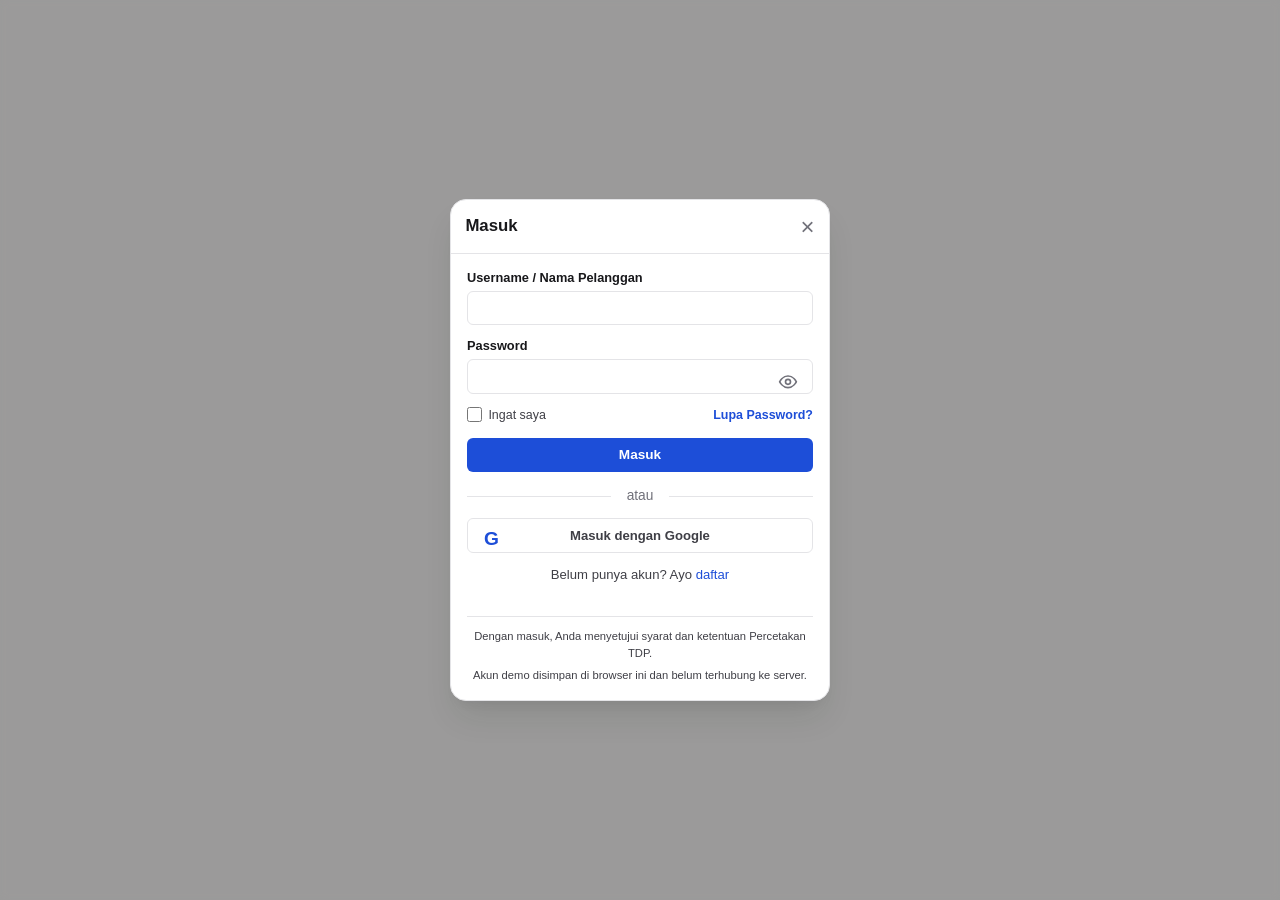
<file: login.html>
<!DOCTYPE html>
<html lang="id">
<head>
  <meta charset="UTF-8">
  <meta name="viewport" content="width=device-width, initial-scale=1.0">
  <title>Masuk - Percetakan TDP</title>
  <meta name="description" content="Masuk ke akun Percetakan TDP.">
  <script>
    if (new URLSearchParams(window.location.search).get("embedded") === "1") {
      document.documentElement.classList.add("auth-embedded");
    }
  </script>
  <link rel="stylesheet" href="css/style.css">
  <link rel="stylesheet" href="css/components.css">
</head>
<body>
  <main class="auth-overlay" id="auth-page-root">
    <section class="auth-dialog" role="dialog" aria-modal="true" aria-labelledby="auth-dialog-title">
      <header class="auth-dialog-header">
        <h1 id="auth-dialog-title">Masuk</h1>
        <button type="button" class="auth-close" id="auth-close" aria-label="Tutup login">&times;</button>
      </header>

      <div class="auth-dialog-body">
        <div id="auth-current-session" class="auth-current-session" hidden>
          <p data-session-description></p>
          <button type="button" class="btn btn-outline btn-sm" data-actor-logout>Keluar dari akun ini</button>
        </div>

        <form id="customer-login-form">
          <label class="form-label" for="customer-login-identifier">Username / Nama Pelanggan</label>
          <input id="customer-login-identifier" class="form-control auth-input" type="text" autocomplete="username" required>
          <label class="form-label" for="customer-login-password">Password</label>
          <div class="auth-password-wrap">
            <input id="customer-login-password" class="form-control auth-input" type="password" autocomplete="current-password" required>
            <button type="button" class="auth-password-toggle" data-password-toggle="customer-login-password" aria-label="Tampilkan password">
              <svg width="20" height="20" viewBox="0 0 24 24" fill="none" stroke="currentColor" stroke-width="2">
                <path d="M2 12s3.6-7 10-7 10 7 10 7-3.6 7-10 7S2 12 2 12z"></path>
                <circle cx="12" cy="12" r="3"></circle>
              </svg>
            </button>
          </div>
          <div class="auth-options">
            <label class="auth-remember"><input type="checkbox" data-auth-remember> Ingat saya</label>
            <a href="mailto:order@percetakan-tdp.com?subject=Bantuan%20Password" class="auth-link">Lupa Password?</a>
          </div>
          <button type="submit" class="auth-submit">Masuk</button>
        </form>

        <form id="customer-register-form" hidden>
          <label class="form-label" for="customer-register-username">Username</label>
          <input id="customer-register-username" class="form-control auth-input" type="text" autocomplete="username" minlength="3" required>
          <label class="form-label" for="customer-register-name">Nama Pelanggan</label>
          <input id="customer-register-name" class="form-control auth-input" type="text" autocomplete="name" required>
          <label class="form-label" for="customer-register-whatsapp">Nomor WhatsApp</label>
          <input id="customer-register-whatsapp" class="form-control auth-input" type="tel" autocomplete="tel" required>
          <label class="form-label" for="customer-register-password">Password (minimal 8 karakter)</label>
          <div class="auth-password-wrap">
            <input id="customer-register-password" class="form-control auth-input" type="password" autocomplete="new-password" minlength="8" required>
            <button type="button" class="auth-password-toggle" data-password-toggle="customer-register-password" aria-label="Tampilkan password">
              <svg width="20" height="20" viewBox="0 0 24 24" fill="none" stroke="currentColor" stroke-width="2">
                <path d="M2 12s3.6-7 10-7 10 7 10 7-3.6 7-10 7S2 12 2 12z"></path>
                <circle cx="12" cy="12" r="3"></circle>
              </svg>
            </button>
          </div>
          <label class="form-label" for="customer-register-password-confirm">Ulangi Password</label>
          <input id="customer-register-password-confirm" class="form-control auth-input" type="password" autocomplete="new-password" minlength="8" required>
          <div class="auth-options">
            <label class="auth-remember"><input type="checkbox" data-auth-remember> Ingat saya</label>
          </div>
          <button type="submit" class="auth-submit">Daftar</button>
        </form>

        <div class="auth-divider"><span>atau</span></div>
        <button type="button" class="auth-google-button" data-google-login>
          <span aria-hidden="true">G</span> Masuk dengan Google
        </button>
        <p class="auth-register-prompt" data-auth-prompt="login">
          Belum punya akun? Ayo <button type="button" data-auth-open-register>daftar</button>
        </p>
        <p class="auth-register-prompt" data-auth-prompt="register" hidden>
          Sudah punya akun? <button type="button" data-auth-open-login>Masuk</button>
        </p>

        <p id="auth-message" role="status" aria-live="polite" class="auth-message"></p>
        <div class="auth-legal">
          <p>Dengan masuk, Anda menyetujui syarat dan ketentuan Percetakan TDP.</p>
          <p>Akun demo disimpan di browser ini dan belum terhubung ke server.</p>
        </div>
      </div>
    </section>
  </main>

  <script src="js/roles.js"></script>
  <script src="js/app.js"></script>
  <script src="js/auth.js"></script>
</body>
</html>
</file>
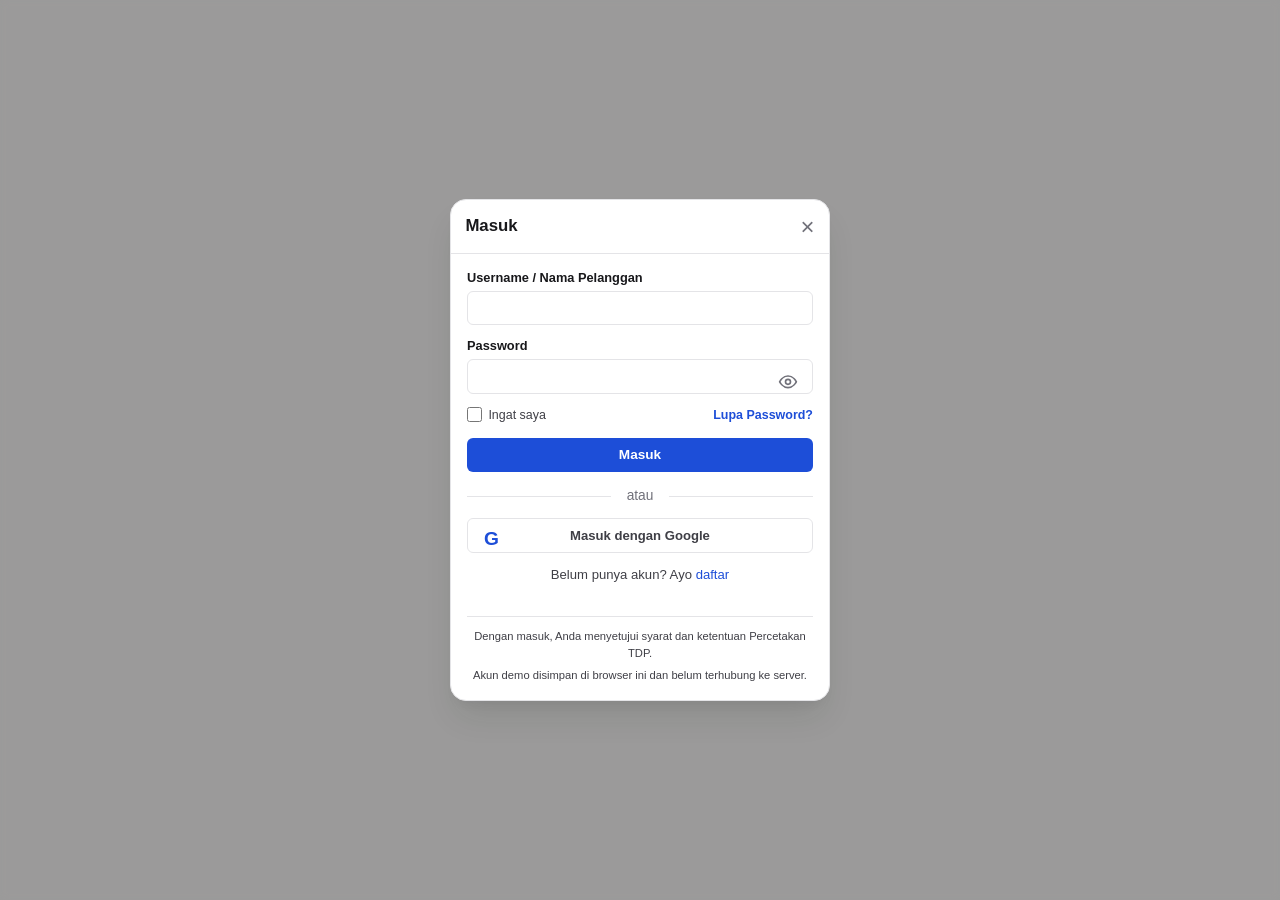
<file: masuk.html>
<!DOCTYPE html>
<html lang="id">
<head>
  <meta charset="UTF-8">
  <meta http-equiv="refresh" content="0; url=login.html">
  <meta name="viewport" content="width=device-width, initial-scale=1.0">
  <title>Masuk / Daftar - Percetakan TDP</title>
</head>
<body>
  <p>Halaman masuk telah dipindahkan. <a href="login.html">Buka halaman Login</a>.</p>
  <script>window.location.replace("login.html");</script>
</body>
</html>
</file>
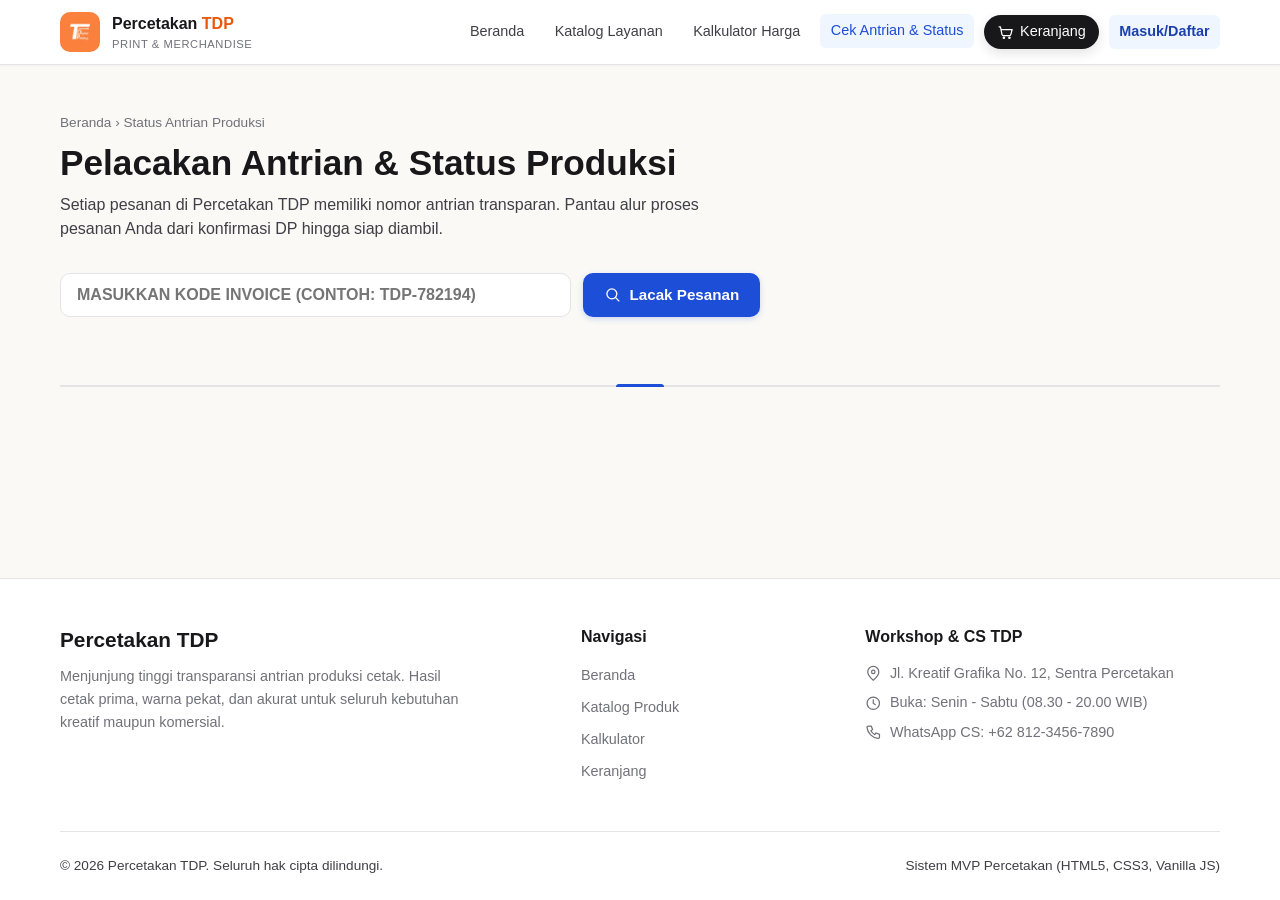
<file: pesanan.html>
<!DOCTYPE html>
<html lang="id">
<head>
  <meta charset="UTF-8">
  <meta name="viewport" content="width=device-width, initial-scale=1.0">
  <title>Lacak Status Antrian & Workspace Kasir - Percetakan TDP</title>
  <meta name="description" content="Lacak progres pesanan atau kelola konfirmasi DP dan antrean produksi Percetakan TDP.">

  <!-- CSS Stylesheets -->
  <link rel="stylesheet" href="css/style.css">
  <link rel="stylesheet" href="css/components.css">
</head>
<body>

  <!-- Site Navigation Header -->
  <header class="site-header">
    <div class="container nav-container">
      <a href="index.html" class="logo-wrapper">
        <img src="assets/tdp-logo.jpeg" class="logo-badge" alt="Tornado Digital Printing">
        <div class="logo-text">
          Percetakan <span>TDP</span>
          <span class="logo-tagline">Print & Merchandise</span>
        </div>
      </a>

      <!-- Mobile Hamburger Toggle -->
      <button class="mobile-toggle" aria-label="Buka Menu">
        <svg width="24" height="24" viewBox="0 0 24 24" fill="none" stroke="currentColor" stroke-width="2">
          <line x1="3" y1="12" x2="21" y2="12"></line>
          <line x1="3" y1="6" x2="21" y2="6"></line>
          <line x1="3" y1="18" x2="21" y2="18"></line>
        </svg>
      </button>

      <!-- Nav Menu Links -->
      <ul class="nav-menu">
        <li><a href="index.html" class="nav-link">Beranda</a></li>
        <li><a href="index.html#katalog" class="nav-link">Katalog Layanan</a></li>
        <li><a href="kalkulator.html" class="nav-link">Kalkulator Harga</a></li>
        <li><a href="pesanan.html" class="nav-link active">Cek Antrian & Status</a></li>
        <li>
          <a href="keranjang.html" class="nav-link cart-link">
            <svg class="icon" aria-hidden="true"><use href="assets/icons.svg#shopping-cart"></use></svg>
            Keranjang
            <span class="cart-count-badge" style="display: none;">0</span>
          </a>
        </li>
        <li><a href="login.html" class="nav-link nav-auth-link" data-open-login>Masuk/Daftar</a></li>
      </ul>
    </div>
  </header>

  <main class="container" id="tracking-page-root" style="padding: 2rem 1.25rem 4rem;">
    <!-- Breadcrumb & Intro -->
    <div class="page-intro no-print" style="max-width: 680px; margin: 1rem 0 2rem;">
      <p style="font-size: 0.85rem; color: var(--text-muted); margin-bottom: 0.5rem;">
        <a href="index.html">Beranda</a> &rsaquo; Status Antrian Produksi
      </p>
      <h1>Pelacakan Antrian & Status Produksi</h1>
      <p>
        Setiap pesanan di Percetakan TDP memiliki nomor antrian transparan. Pantau alur proses pesanan Anda dari konfirmasi DP hingga siap diambil.
      </p>
    </div>

    <div class="admin-card no-print" data-role-visible="kasir" hidden>
      <strong>Workspace Kasir aktif</strong>
      <span style="color: #111111;">Kelola pembayaran DP dan antrean produksi.</span>
      <a href="login.html" class="btn btn-outline btn-sm" data-open-login>Ganti akun</a>
      <button type="button" class="btn btn-outline btn-sm" data-actor-logout>Keluar</button>
    </div>

    <!-- ====================================================================
         PANEL 1: LACAK ANTRIAN PELANGGAN
         ==================================================================== -->
    <div id="panel-customer-track">
      <!-- Search Box -->
      <div class="tracking-search-bar no-print">
        <input 
          type="text" 
          id="tracking-search-input" 
          class="form-control" 
          placeholder="Masukkan Kode Invoice (contoh: TDP-782194)" 
          style="font-weight: 600; text-transform: uppercase;"
        >
        <button type="button" id="tracking-search-btn" class="btn btn-primary" style="flex-shrink: 0;">
          <svg class="icon" aria-hidden="true"><use href="assets/icons.svg#search"></use></svg>
          Lacak Pesanan
        </button>
      </div>

      <!-- Kotak Hasil Lacak Status -->
      <div id="tracking-result-box" style="display: none;">
        <!-- Rendered by app.js (lacakPesanan) -->
      </div>
    </div>

    <!-- Mode Tabs: Pelanggan vs Kasir -->
    <div class="tabs-wrapper no-print" style="justify-content: center;">
      <button type="button" class="tab-btn active" id="tab-btn-customer" aria-label="Lacak Antrian Pelanggan"></button>
      <button type="button" class="tab-btn" id="tab-btn-admin">
        Workspace Kasir
      </button>
    </div>

    <!-- ====================================================================
         PANEL 2: WORKSPACE KASIR
         ==================================================================== -->
    <div id="panel-admin-sim" style="display: none;">
      <div class="admin-card">
        <div style="display: flex; justify-content: space-between; align-items: center; margin-bottom: 1.5rem; flex-wrap: wrap; gap: 1rem;">
          <div>
            <h3 style="font-size: 1.25rem;">Panel Kasir Percetakan TDP</h3>
            <p style="font-size: 0.85rem; color: #111111;">
              Periksa status DP dan perbarui tahap antrean produksi pesanan.
            </p>
          </div>
          <button type="button" id="admin-reset-demo-btn" class="btn btn-outline btn-sm">
            <svg class="icon" aria-hidden="true"><use href="assets/icons.svg#rotate-ccw"></use></svg>
            Reset ke Demo Data
          </button>
        </div>

        <!-- Summary Stats Boxes -->
        <div class="admin-stats-grid">
          <div class="stat-box">
            <div class="stat-val" id="admin-stat-total">0</div>
            <div class="stat-title">Total Pesanan Masuk</div>
          </div>
          <div class="stat-box">
            <div class="stat-val" id="admin-stat-dp">0</div>
            <div class="stat-title">Menunggu Konfirmasi DP</div>
          </div>
          <div class="stat-box">
            <div class="stat-val" id="admin-stat-prod">0</div>
            <div class="stat-title">Dalam Produksi / Cetak</div>
          </div>
          <div class="stat-box">
            <div class="stat-val" id="admin-stat-done">0</div>
            <div class="stat-title">Siap Diambil / Selesai</div>
          </div>
        </div>

        <!-- Orders Table -->
        <div class="table-responsive">
          <table class="data-table">
            <thead>
              <tr>
                <th>Invoice & Tanggal</th>
                <th>Pemesan</th>
                <th>Item Pesanan</th>
                <th>Tagihan & Sisa</th>
                <th>Status Produksi (Update)</th>
                <th>Aksi</th>
              </tr>
            </thead>
            <tbody id="admin-orders-table-body">
              <!-- Rendered by app.js (renderAdminDashboard) -->
            </tbody>
          </table>
        </div>
      </div>
    </div>
  </main>

  <!-- Site Footer -->
  <footer class="site-footer no-print">
    <div class="container">
      <div class="footer-grid">
        <div class="footer-brand">
          <h3>Percetakan TDP</h3>
          <p>
            Menjunjung tinggi transparansi antrian produksi cetak. Hasil cetak prima, warna pekat, dan akurat untuk seluruh kebutuhan kreatif maupun komersial.
          </p>
        </div>
        
        <div class="footer-links">
          <h4>Navigasi</h4>
          <ul>
            <li><a href="index.html">Beranda</a></li>
            <li><a href="index.html#katalog">Katalog Produk</a></li>
            <li><a href="kalkulator.html">Kalkulator</a></li>
            <li><a href="keranjang.html">Keranjang</a></li>
          </ul>
        </div>

        <div class="footer-contact">
          <h4>Workshop & CS TDP</h4>
          <p><svg class="icon" aria-hidden="true"><use href="assets/icons.svg#map-pin"></use></svg> Jl. Kreatif Grafika No. 12, Sentra Percetakan</p>
          <p><svg class="icon" aria-hidden="true"><use href="assets/icons.svg#clock"></use></svg> Buka: Senin - Sabtu (08.30 - 20.00 WIB)</p>
          <p><svg class="icon" aria-hidden="true"><use href="assets/icons.svg#phone"></use></svg> WhatsApp CS: +62 812-3456-7890</p>
        </div>
      </div>

      <div class="footer-bottom">
        <p>&copy; 2026 Percetakan TDP. Seluruh hak cipta dilindungi.</p>
        <p>Sistem MVP Percetakan (HTML5, CSS3, Vanilla JS)</p>
      </div>
    </div>
  </footer>

  <!-- Scripts -->
  <script src="js/data.js"></script>
  <script src="js/calculator.js"></script>
  <script src="js/cart.js"></script>
  <script src="js/roles.js"></script>
  <script src="js/app.js"></script>
  <script src="js/auth-modal.js"></script>
</body>
</html>
</file>
<file: css/style.css>
/* ==========================================================================
   Percetakan TDP - Global Stylesheet (style.css)
   Palet: Warm Paper & Slate Cobalt
   - Surface / Latar : #FAF9F6 (Warm Paper) & #FFFFFF (Pure Surface)
   - Tinta Utama     : #18181B (Warm Charcoal) & #52525B (Slate Muted)
   - Aksen Utama     : #1D4ED8 (Cobalt Ink)
   - Aksen Sekunder  : #EA580C (Tornado Orange)
   ========================================================================== */

:root {
  /* Primary Brand Ink (Warm Charcoal) */
  --primary: #18181B;
  --primary-light: #27272A;
  --primary-dark: #09090B;

  /* Primary Action Accent (Cobalt Blue) */
  --cyan: #1D4ED8;
  --cyan-light: #EFF6FF;
  --cyan-dark: #1E40AF;

  /* Secondary / Brand Highlight (Tornado Orange & Alert) */
  --magenta: #EA580C;
  --magenta-light: #FFF7ED;
  --magenta-dark: #C2410C;

  /* Warning / Highlight Accent (Warm Amber) */
  --yellow: #D97706;
  --yellow-light: #FFFBEB;

  /* Success Accent (Emerald Ink) */
  --green: #059669;
  --green-light: #ECFDF5;

  /* Surfaces & Typography */
  --bg: #FAF9F6;
  --card-bg: #FFFFFF;
  --text-main: #18181B;
  --text-muted: #71717A;
  --text-sub: #3F3F46;
  --border: #E4E4E7;
  --border-focus: #1D4ED8;

  /* Tinted Soft Shadows */
  --shadow-sm: 0 1px 2px 0 rgba(24, 24, 27, 0.04);
  --shadow-md: 0 4px 10px -2px rgba(24, 24, 27, 0.06), 0 2px 4px -2px rgba(24, 24, 27, 0.04);
  --shadow-lg: 0 12px 24px -4px rgba(24, 24, 27, 0.08), 0 4px 8px -4px rgba(24, 24, 27, 0.04);
  --shadow-xl: 0 20px 32px -6px rgba(24, 24, 27, 0.12), 0 8px 12px -6px rgba(24, 24, 27, 0.06);

  --radius-sm: 6px;
  --radius-md: 10px;
  --radius-lg: 16px;
  --radius-full: 9999px;

  --font-sans: 'Inter', -apple-system, BlinkMacSystemFont, 'Segoe UI', Roboto, Helvetica, Arial, sans-serif;
}

* {
  box-sizing: border-box;
  margin: 0;
  padding: 0;
}

html {
  font-family: var(--font-sans);
  background-color: var(--bg);
  color: var(--text-main);
  scroll-behavior: smooth;
  line-height: 1.5;
  -webkit-font-smoothing: antialiased;
}

body {
  min-height: 100vh;
  display: flex;
  flex-direction: column;
}

main {
  flex: 1;
}

a {
  color: inherit;
  text-decoration: none;
  transition: color 0.2s ease, transform 0.2s ease, opacity 0.2s ease;
}

img, svg {
  display: block;
  max-width: 100%;
}

.icon {
  display: inline-block;
  width: 1.15em;
  height: 1.15em;
  flex: 0 0 auto;
  vertical-align: -0.18em;
  fill: none;
  stroke: currentColor;
  stroke-width: 1.8;
  stroke-linecap: round;
  stroke-linejoin: round;
}

button, input, select, textarea {
  font-family: inherit;
  font-size: 1rem;
  transition: all 0.2s ease;
}

button:hover,
button:focus-visible,
input:hover,
input:focus-visible,
select:hover,
select:focus-visible,
textarea:hover,
textarea:focus-visible,
a:hover,
a:focus-visible {
  transform: translateY(-1px);
}

button:active,
a:active {
  transform: translateY(0) scale(0.98);
}

@media (prefers-reduced-motion: reduce) {
  *, *::before, *::after {
    animation: none !important;
    transition-duration: 0.01ms !important;
    scroll-behavior: auto !important;
  }
}

/* ==========================================================================
   Typography & Helpers
   ========================================================================== */

h1, h2, h3, h4, h5, h6 {
  color: var(--primary);
  font-weight: 700;
  line-height: 1.25;
}

p {
  color: var(--text-sub);
}

.container {
  width: 100%;
  max-width: 1200px;
  margin: 0 auto;
  padding: 0 1.25rem;
}

.text-center { text-align: center; }
.text-cyan { color: var(--cyan); }
.text-magenta { color: var(--magenta); }
.text-muted { color: var(--text-muted); }
.font-bold { font-weight: 700; }
.font-semibold { font-weight: 600; }

.flex { display: flex; }
.flex-col { flex-direction: column; }
.items-center { align-items: center; }
.justify-between { justify-content: space-between; }
.justify-center { justify-content: center; }
.gap-2 { gap: 0.5rem; }
.gap-4 { gap: 1rem; }
.gap-6 { gap: 1.5rem; }

/* ==========================================================================
   Header & Navigation Bar
   ========================================================================== */

.site-header {
  background-color: rgba(255, 255, 255, 0.92);
  backdrop-filter: blur(8px);
  border-bottom: 1px solid var(--border);
  position: sticky;
  top: 0;
  z-index: 100;
  box-shadow: var(--shadow-sm);
}

.nav-container {
  display: flex;
  align-items: center;
  justify-content: space-between;
  height: 64px;
}

.logo-wrapper {
  display: flex;
  align-items: center;
  gap: 0.75rem;
  font-weight: 800;
  font-size: 1rem;
  color: var(--primary);
  transition: transform 0.2s ease;
}

.logo-wrapper:hover {
  transform: translateY(-1px);
}

.logo-badge {
  display: flex;
  align-items: center;
  justify-content: center;
  width: 40px;
  height: 40px;
  border-radius: var(--radius-md);
  object-fit: cover;
  transition: transform 0.2s ease, box-shadow 0.2s ease;
}

.logo-badge:hover {
  transform: scale(1.04);
  box-shadow: 0 8px 18px rgba(234, 88, 12, 0.18);
}

.logo-text > span:not(.logo-tagline) {
  color: var(--magenta);
}

.logo-tagline {
  font-size: 0.7rem;
  font-weight: 500;
  color: var(--text-muted);
  display: block;
  letter-spacing: 0.05em;
  text-transform: uppercase;
}

.nav-menu {
  display: flex;
  align-items: center;
  gap: 0.6rem;
  list-style: none;
}

.nav-link {
  font-weight: 500;
  color: var(--text-sub);
  padding: 0.4rem 0.65rem;
  font-size: 0.9rem;
  border-radius: var(--radius-sm);
  transition: all 0.2s ease;
  display: flex;
  align-items: center;
  gap: 0.4rem;
}

.nav-link:hover, .nav-link.active {
  color: var(--cyan);
  background-color: var(--cyan-light);
  transform: translateY(-1px);
}

.nav-link:active {
  transform: translateY(0);
}

.nav-auth-link {
  color: var(--cyan-dark);
  background-color: var(--cyan-light);
  font-weight: 600;
}

.nav-auth-link:hover, .nav-auth-link.active {
  color: #FFFFFF;
  background-color: var(--cyan);
  transform: translateY(-1px);
}

.cart-link {
  position: relative;
  background-color: var(--primary);
  color: #FFFFFF !important;
  padding: 0.4rem 0.85rem;
  border-radius: var(--radius-full);
  box-shadow: 0 4px 12px rgba(24, 24, 27, 0.12);
}

.cart-link:hover {
  transform: translateY(-1px);
  background-color: var(--cyan) !important;
  box-shadow: 0 8px 18px rgba(29, 78, 216, 0.22);
}

.cart-count-badge {
  display: inline-flex;
  align-items: center;
  justify-content: center;
  background-color: var(--magenta);
  color: #FFFFFF;
  font-size: 0.75rem;
  font-weight: 700;
  height: 20px;
  min-width: 20px;
  padding: 0 6px;
  border-radius: var(--radius-full);
  margin-left: 0.25rem;
}

.mobile-toggle {
  display: none;
  background: none;
  border: none;
  cursor: pointer;
  color: var(--primary);
  padding: 0.5rem;
}

/* ==========================================================================
   Buttons
   ========================================================================== */

.btn {
  display: inline-flex;
  align-items: center;
  justify-content: center;
  gap: 0.5rem;
  padding: 0.75rem 1.25rem;
  font-size: 0.95rem;
  font-weight: 600;
  border-radius: var(--radius-md);
  cursor: pointer;
  border: 1px solid transparent;
  transition: transform 0.2s ease, box-shadow 0.2s ease, background-color 0.2s ease, border-color 0.2s ease, color 0.2s ease, opacity 0.2s ease;
  text-decoration: none;
  line-height: 1;
  will-change: transform;
}

.btn:hover {
  transform: translateY(-1px);
  box-shadow: var(--shadow-md);
}

.btn:active {
  transform: translateY(0) scale(0.98);
  box-shadow: var(--shadow-sm);
}

.btn-sm {
  padding: 0.5rem 0.85rem;
  font-size: 0.85rem;
}

.btn-lg {
  padding: 0.9rem 1.75rem;
  font-size: 1.05rem;
}

.btn-primary {
  background-color: var(--cyan);
  color: #FFFFFF;
  box-shadow: 0 2px 6px rgba(29, 78, 216, 0.2);
}

.btn-primary:hover {
  background-color: var(--cyan-dark);
  box-shadow: 0 6px 16px rgba(29, 78, 216, 0.25);
}

.btn-magenta {
  background-color: var(--magenta);
  color: #FFFFFF;
  box-shadow: 0 2px 6px rgba(234, 88, 12, 0.2);
}

.btn-magenta:hover {
  background-color: var(--magenta-dark);
  box-shadow: 0 6px 16px rgba(234, 88, 12, 0.25);
}

.btn-dark {
  background-color: var(--primary);
  color: #FFFFFF;
}

.btn-dark:hover {
  background-color: var(--primary-light);
}

.btn-outline {
  border-color: var(--border);
  background-color: var(--card-bg);
  color: var(--text-main);
}

.btn-outline:hover {
  border-color: var(--cyan);
  color: var(--cyan);
  background-color: var(--cyan-light);
}

.btn-success {
  background-color: #16A34A;
  color: #FFFFFF;
  box-shadow: 0 4px 12px rgba(22, 163, 74, 0.2);
}

.btn-success:hover {
  background-color: #15803D;
}

.btn:disabled, .btn[disabled] {
  opacity: 0.55;
  cursor: not-allowed;
  transform: none !important;
  box-shadow: none !important;
}

/* ==========================================================================
   Badges & Pills
   ========================================================================== */

.badge {
  display: inline-flex;
  align-items: center;
  gap: 0.3rem;
  font-size: 0.75rem;
  font-weight: 600;
  padding: 0.25rem 0.65rem;
  border-radius: var(--radius-full);
}

.badge-cyan { background-color: var(--cyan-light); color: var(--cyan-dark); }
.badge-magenta { background-color: var(--magenta-light); color: var(--magenta-dark); }
.badge-yellow { background-color: var(--yellow-light); color: var(--yellow); }
.badge-green { background-color: var(--green-light); color: var(--green); }
.badge-dark { background-color: #F4F4F5; color: var(--primary); }

/* ==========================================================================
   Footer
   ========================================================================== */

.site-footer {
  background-color: var(--card-bg);
  color: var(--text-sub);
  padding: 3rem 0 1.5rem;
  margin-top: 4rem;
  border-top: 1px solid var(--border);
}

.footer-grid {
  display: grid;
  grid-template-columns: 2fr 1fr 1.5fr;
  gap: 3rem;
  margin-bottom: 2.5rem;
}

.footer-brand h3 {
  color: var(--primary);
  font-size: 1.3rem;
  margin-bottom: 0.75rem;
  display: flex;
  align-items: center;
  gap: 0.5rem;
}

.footer-brand p {
  color: var(--text-muted);
  font-size: 0.9rem;
  line-height: 1.6;
  max-width: 400px;
}

.footer-links h4, .footer-contact h4 {
  color: var(--primary);
  font-size: 1rem;
  margin-bottom: 1rem;
  font-weight: 600;
}

.footer-links ul {
  list-style: none;
}

.footer-links li {
  margin-bottom: 0.5rem;
}

.footer-links a {
  color: var(--text-muted);
  font-size: 0.9rem;
  transition: color 0.2s ease;
}

.footer-links a:hover {
  color: var(--cyan);
}

.footer-contact p {
  color: var(--text-muted);
  font-size: 0.9rem;
  margin-bottom: 0.5rem;
  display: flex;
  align-items: center;
  gap: 0.5rem;
}

.footer-bottom {
  border-top: 1px solid var(--border);
  padding-top: 1.5rem;
  display: flex;
  justify-content: space-between;
  align-items: center;
  font-size: 0.85rem;
  color: var(--text-muted);
}

/* ==========================================================================
   Toast Notification
   ========================================================================== */

#toast-container {
  position: fixed;
  bottom: 24px;
  right: 24px;
  z-index: 9999;
  display: flex;
  flex-direction: column;
  gap: 10px;
  pointer-events: none;
}

.toast {
  pointer-events: auto;
  display: flex;
  align-items: center;
  gap: 12px;
  padding: 12px 18px;
  border-radius: var(--radius-md);
  background-color: var(--card-bg);
  color: var(--text-main);
  border: 1px solid var(--border);
  box-shadow: var(--shadow-xl);
  font-size: 0.9rem;
  font-weight: 500;
  animation: slideIn 0.3s ease forwards;
  max-width: 380px;
}

.toast-success { border-left: 4px solid var(--green); }
.toast-error { border-left: 4px solid var(--magenta); }
.toast-info { border-left: 4px solid var(--cyan); }

@keyframes slideIn {
  from { transform: translateX(100%); opacity: 0; }
  to { transform: translateX(0); opacity: 1; }
}

@keyframes fadeOut {
  from { opacity: 1; transform: translateY(0); }
  to { opacity: 0; transform: translateY(10px); }
}

/* ==========================================================================
   Responsive Breakpoints
   ========================================================================== */

@media (max-width: 900px) {
  .footer-grid {
    grid-template-columns: 1fr;
    gap: 2rem;
  }
}

@media (max-width: 768px) {
  .mobile-toggle {
    display: block;
  }

  .nav-menu {
    position: fixed;
    top: 64px;
    left: 0;
    width: 100%;
    background-color: var(--card-bg);
    flex-direction: column;
    padding: 1rem;
    box-shadow: var(--shadow-lg);
    border-bottom: 1px solid var(--border);
    transform: translateY(-150%);
    transition: transform 0.3s ease;
    gap: 0.5rem;
    z-index: 99;
  }

  .nav-menu.open {
    transform: translateY(0);
  }

  .nav-link {
    width: 100%;
    padding: 0.6rem 0.85rem;
  }

  .footer-bottom {
    flex-direction: column;
    gap: 0.75rem;
    text-align: center;
  }
}
</file>
<file: css/components.css>
/* ==========================================================================
   Percetakan TDP - Components Stylesheet (components.css)
   Kartu produk, form kalkulator dinamis, keranjang, invoice nota, tracking & admin
   Diselaraskan dengan Palet Warm Paper & Slate Cobalt
   ========================================================================== */

/* ==========================================================================
   Hero Section
   ========================================================================== */

.hero-section {
  background: linear-gradient(180deg, #FFFFFF 0%, var(--bg) 100%);
  color: var(--text-main);
  padding: 4.5rem 0 4rem;
  position: relative;
  overflow: hidden;
  border-bottom: 1px solid var(--border);
}

.hero-section::before {
  content: "";
  position: absolute;
  top: -35%;
  right: -6%;
  width: 520px;
  height: 520px;
  background: radial-gradient(circle, rgba(29, 78, 216, 0.06) 0%, rgba(234, 88, 12, 0.03) 45%, transparent 70%);
  border-radius: 50%;
  pointer-events: none;
}

.hero-content {
  position: relative;
  z-index: 2;
  max-width: 820px;
  margin: 0 auto;
  text-align: center;
}

.hero-tag {
  display: inline-flex;
  align-items: center;
  gap: 0.5rem;
  background-color: var(--magenta-light);
  padding: 0.4rem 1rem;
  border-radius: var(--radius-full);
  font-size: 0.85rem;
  font-weight: 600;
  color: var(--magenta-dark);
  margin-bottom: 1.5rem;
  border: 1px solid rgba(234, 88, 12, 0.2);
  transition: transform 0.2s ease, box-shadow 0.2s ease, border-color 0.2s ease;
}

.hero-tag:hover {
  transform: translateY(-1px);
  box-shadow: 0 8px 18px rgba(234, 88, 12, 0.1);
  border-color: rgba(234, 88, 12, 0.35);
}

.hero-title {
  font-size: 2.8rem;
  color: var(--primary);
  line-height: 1.15;
  margin-bottom: 1.25rem;
  font-weight: 800;
}

.hero-title span {
  color: var(--cyan);
  text-decoration: none;
}

.hero-subtitle {
  color: var(--text-sub);
  font-size: 1.15rem;
  margin-bottom: 2rem;
  line-height: 1.6;
}

.hero-section .btn-primary {
  background: var(--cyan);
  color: #FFFFFF;
  box-shadow: 0 4px 12px rgba(29, 78, 216, 0.22);
}

.hero-section .btn-primary:hover {
  background: var(--cyan-dark);
  color: #FFFFFF;
}

.hero-actions {
  display: flex;
  gap: 1rem;
  justify-content: center;
  flex-wrap: wrap;
  margin-bottom: 2.5rem;
}

/* Antrian Info Notice Banner */
.queue-policy-box {
  background: var(--card-bg);
  border: 1px solid var(--border);
  border-left: 4px solid var(--cyan);
  border-radius: var(--radius-md);
  padding: 1rem 1.25rem;
  text-align: left;
  display: flex;
  align-items: flex-start;
  gap: 1rem;
  box-shadow: var(--shadow-sm);
  transition: transform 0.2s ease, box-shadow 0.2s ease, border-color 0.2s ease;
}

.queue-policy-box:hover {
  transform: translateY(-1px);
  box-shadow: var(--shadow-md);
  border-color: #D4D4D8;
}

.queue-icon {
  background: var(--cyan-light);
  color: var(--cyan);
  padding: 0.6rem;
  border-radius: var(--radius-sm);
  display: flex;
  align-items: center;
  justify-content: center;
  font-size: 1.2rem;
  flex-shrink: 0;
}

.queue-policy-box h4 {
  color: var(--primary);
  font-size: 0.95rem;
  margin-bottom: 0.25rem;
}

.queue-policy-box p {
  color: var(--text-sub);
  font-size: 0.85rem;
  line-height: 1.4;
  margin: 0;
}

/* ==========================================================================
   Features Strip
   ========================================================================== */

.features-strip {
  display: grid;
  grid-template-columns: repeat(auto-fit, minmax(240px, 1fr));
  gap: 1.25rem;
  margin: -2rem auto 3rem;
  position: relative;
  z-index: 10;
}

.feature-card {
  background: var(--card-bg);
  padding: 1.25rem;
  border-radius: var(--radius-md);
  box-shadow: var(--shadow-md);
  border: 1px solid var(--border);
  display: flex;
  align-items: center;
  gap: 1rem;
  transition: transform 0.2s ease, box-shadow 0.2s ease, border-color 0.2s ease;
}

.feature-card:hover {
  transform: translateY(-2px);
  box-shadow: var(--shadow-lg);
  border-color: #D4D4D8;
}

.feature-icon-box {
  width: 48px;
  height: 48px;
  border-radius: var(--radius-md);
  background: var(--cyan-light);
  color: var(--cyan);
  display: flex;
  align-items: center;
  justify-content: center;
  flex-shrink: 0;
  font-size: 1.25rem;
}

.feature-card h4 {
  font-size: 0.95rem;
  margin-bottom: 0.2rem;
}

.feature-card p {
  font-size: 0.8rem;
  line-height: 1.3;
}

/* ==========================================================================
   Filter Tabs & Product Catalog Grid
   ========================================================================== */

.section-header {
  margin-bottom: 2rem;
  text-align: center;
}

.section-header h2 {
  font-size: 2rem;
  margin-bottom: 0.5rem;
}

.section-header p {
  font-size: 1rem;
}

.filter-bar {
  display: flex;
  justify-content: center;
  gap: 0.5rem;
  flex-wrap: wrap;
  margin-bottom: 2.5rem;
}

.filter-btn {
  background: var(--card-bg);
  border: 1px solid var(--border);
  color: var(--text-sub);
  padding: 0.6rem 1.25rem;
  border-radius: var(--radius-full);
  font-size: 0.9rem;
  font-weight: 600;
  cursor: pointer;
  transition: all 0.2s ease;
}

.filter-btn:hover {
  border-color: var(--cyan);
  color: var(--cyan);
  background: var(--cyan-light);
  transform: translateY(-1px);
  box-shadow: var(--shadow-sm);
}

.filter-btn:active {
  transform: translateY(0) scale(0.98);
}

.filter-btn.active {
  background: var(--cyan);
  border-color: var(--cyan);
  color: #FFFFFF;
  box-shadow: 0 4px 12px rgba(29, 78, 216, 0.2);
  transform: translateY(-1px);
}

.catalog-grid {
  display: grid;
  grid-template-columns: repeat(auto-fill, minmax(320px, 1fr));
  gap: 1.75rem;
}

.product-card {
  background: var(--card-bg);
  border-radius: var(--radius-lg);
  border: 1px solid var(--border);
  box-shadow: var(--shadow-sm);
  overflow: hidden;
  display: flex;
  flex-direction: column;
  transition: transform 0.2s ease, box-shadow 0.2s ease, border-color 0.2s ease;
}

.product-card:hover {
  transform: translateY(-4px);
  box-shadow: var(--shadow-lg);
  border-color: #D4D4D8;
}

.product-card:active {
  transform: translateY(-1px) scale(0.995);
}

.product-banner {
  height: 180px;
  background: linear-gradient(135deg, #EFF6FF 0%, #F4F4F5 100%);
  border-bottom: 1px solid var(--border);
  position: relative;
  display: flex;
  align-items: center;
  justify-content: center;
  color: var(--cyan);
}

.product-banner-badge {
  position: absolute;
  top: 12px;
  right: 12px;
}

.product-banner-category {
  position: absolute;
  bottom: 12px;
  left: 12px;
  font-size: 0.75rem;
  font-weight: 600;
  background: rgba(255, 255, 255, 0.9);
  backdrop-filter: blur(4px);
  color: var(--text-sub);
  border: 1px solid var(--border);
  padding: 0.2rem 0.65rem;
  border-radius: var(--radius-full);
}

.product-icon-display {
  width: 3.5rem;
  height: 3.5rem;
  opacity: 0.95;
  stroke-width: 1.5;
}

.product-card-body {
  padding: 1.5rem;
  display: flex;
  flex-direction: column;
  flex: 1;
}

.product-card-title {
  font-size: 1.2rem;
  margin-bottom: 0.5rem;
}

.product-card-desc {
  font-size: 0.875rem;
  line-height: 1.5;
  color: var(--text-muted);
  margin-bottom: 1.25rem;
  flex: 1;
}

.product-card-footer {
  display: flex;
  align-items: center;
  justify-content: space-between;
  padding-top: 1rem;
  border-top: 1px solid var(--border);
}

.product-price-label {
  font-size: 0.75rem;
  color: var(--text-muted);
  display: block;
}

.product-price-value {
  font-size: 1.15rem;
  font-weight: 800;
  color: var(--cyan);
}

/* ==========================================================================
   Kalkulator Page (2 Kolom & Form Dinamis)
   ========================================================================== */

.page-intro {
  margin: 2rem 0;
}

.page-intro h1 {
  font-size: 2.2rem;
  margin-bottom: 0.5rem;
}

.calculator-wrapper {
  display: grid;
  grid-template-columns: 1fr 380px;
  gap: 2rem;
  align-items: flex-start;
  margin-bottom: 4rem;
}

.calc-form-container {
  background: var(--card-bg);
  border: 1px solid var(--border);
  border-radius: var(--radius-lg);
  padding: 2rem;
  box-shadow: var(--shadow-sm);
}

.form-group {
  margin-bottom: 1.5rem;
}

.form-group:last-child {
  margin-bottom: 0;
}

.form-label {
  display: block;
  font-size: 0.9rem;
  font-weight: 600;
  color: var(--primary);
  margin-bottom: 0.5rem;
}

.form-hint {
  font-size: 0.8rem;
  color: var(--text-muted);
  margin-top: 0.35rem;
  display: block;
}

.form-control {
  width: 100%;
  padding: 0.75rem 1rem;
  border: 1.5px solid var(--border);
  border-radius: var(--radius-md);
  background-color: var(--card-bg);
  color: var(--text-main);
  transition: border-color 0.2s ease, box-shadow 0.2s ease, transform 0.2s ease;
}

.form-control:hover {
  border-color: #D4D4D8;
}

.form-control:focus {
  outline: none;
  border-color: var(--cyan);
  box-shadow: 0 0 0 3px rgba(29, 78, 216, 0.14);
  transform: translateY(-1px);
}

.form-row-2 {
  display: grid;
  grid-template-columns: 1fr 1fr;
  gap: 1rem;
}

/* Radio Cards / Custom Options */
.radio-cards-grid {
  display: grid;
  grid-template-columns: 1fr 1fr;
  gap: 0.75rem;
}

.radio-card-label {
  display: block;
  cursor: pointer;
}

.radio-card-label input[type="radio"] {
  display: none;
}

.radio-card-content {
  border: 1.5px solid var(--border);
  border-radius: var(--radius-md);
  padding: 0.85rem;
  transition: all 0.2s ease;
  background: var(--card-bg);
}

.radio-card-label:hover .radio-card-content {
  transform: translateY(-1px);
  border-color: #D4D4D8;
  box-shadow: var(--shadow-sm);
}

.radio-card-label input[type="radio"]:checked + .radio-card-content {
  border-color: var(--cyan);
  background-color: var(--cyan-light);
  transform: translateY(-1px);
}

.radio-card-title {
  font-size: 0.9rem;
  font-weight: 600;
  color: var(--primary);
  display: flex;
  align-items: center;
  justify-content: space-between;
}

.radio-card-sub {
  font-size: 0.8rem;
  color: var(--text-muted);
  margin-top: 0.25rem;
}

/* Checkboxes Finishing */
.addon-item {
  display: flex;
  align-items: flex-start;
  gap: 0.75rem;
  padding: 0.85rem 1rem;
  border: 1px solid var(--border);
  border-radius: var(--radius-md);
  margin-bottom: 0.6rem;
  background: var(--card-bg);
  transition: background 0.2s ease, transform 0.2s ease, box-shadow 0.2s ease, border-color 0.2s ease;
  cursor: pointer;
}

.addon-item:hover {
  background: var(--bg);
  transform: translateY(-1px);
  box-shadow: var(--shadow-sm);
  border-color: #D4D4D8;
}

.addon-item input[type="checkbox"] {
  width: 18px;
  height: 18px;
  accent-color: var(--cyan);
  margin-top: 2px;
  cursor: pointer;
}

.addon-info {
  flex: 1;
}

.addon-name {
  font-size: 0.9rem;
  font-weight: 600;
  color: var(--primary);
  display: flex;
  align-items: center;
  justify-content: space-between;
}

.addon-free-badge {
  font-size: 0.7rem;
  background: var(--green-light);
  color: var(--green);
  padding: 0.15rem 0.55rem;
  border-radius: var(--radius-full);
  font-weight: 700;
}

.addon-price {
  font-size: 0.85rem;
  color: var(--cyan);
  font-weight: 600;
}

/* Quantity Control Stepper */
.qty-stepper {
  display: inline-flex;
  align-items: center;
  border: 1.5px solid var(--border);
  border-radius: var(--radius-md);
  overflow: hidden;
  background: var(--card-bg);
}

.qty-btn {
  background: var(--bg);
  border: none;
  width: 42px;
  height: 42px;
  display: flex;
  align-items: center;
  justify-content: center;
  font-size: 1.2rem;
  font-weight: bold;
  cursor: pointer;
  color: var(--primary);
  transition: background 0.2s ease, transform 0.2s ease;
}

.qty-btn:hover {
  background: var(--cyan-light);
  color: var(--cyan);
  transform: translateY(-1px);
}

.qty-btn:active {
  transform: translateY(0) scale(0.96);
}

.qty-input {
  width: 70px;
  height: 42px;
  border: none;
  text-align: center;
  font-weight: 700;
  font-size: 1.05rem;
  color: var(--primary);
}

.qty-input:focus {
  outline: none;
}

/* ==========================================================================
   Sticky Live Order Summary Box
   ========================================================================== */

.calc-summary-card {
  background: var(--card-bg);
  border: 1px solid var(--border);
  border-radius: var(--radius-lg);
  padding: 1.75rem;
  box-shadow: var(--shadow-md);
  position: sticky;
  top: 96px;
}

.calc-summary-title {
  font-size: 1.2rem;
  margin-bottom: 1.25rem;
  padding-bottom: 0.75rem;
  border-bottom: 1px solid var(--border);
  display: flex;
  align-items: center;
  justify-content: space-between;
}

.summary-line-item {
  display: flex;
  justify-content: space-between;
  align-items: flex-start;
  margin-bottom: 0.75rem;
  font-size: 0.9rem;
}

.summary-line-item span:first-child {
  color: var(--text-sub);
}

.summary-line-item span:last-child {
  font-weight: 600;
  color: var(--primary);
}

.summary-divider {
  height: 1px;
  background-color: var(--border);
  margin: 1rem 0;
}

.summary-total {
  display: flex;
  justify-content: space-between;
  align-items: baseline;
  margin-bottom: 1rem;
}

.summary-total span:first-child {
  font-size: 1.1rem;
  font-weight: 700;
  color: var(--primary);
}

.summary-total .total-price {
  font-size: 1.6rem;
  font-weight: 800;
  color: var(--cyan);
}

.dp-alert-card {
  background-color: var(--yellow-light);
  border: 1px solid rgba(217, 119, 6, 0.25);
  border-radius: var(--radius-md);
  padding: 0.85rem 1rem;
  margin-bottom: 1.25rem;
  font-size: 0.85rem;
  color: var(--text-sub);
}

.dp-alert-card strong {
  color: #92400E;
}

.dp-amount {
  font-size: 1.1rem;
  font-weight: 800;
  color: var(--yellow);
  display: block;
  margin-top: 0.25rem;
}

.calc-error-banner {
  background-color: var(--magenta-light);
  border: 1px solid rgba(234, 88, 12, 0.25);
  color: var(--magenta-dark);
  padding: 0.75rem 1rem;
  border-radius: var(--radius-md);
  font-size: 0.85rem;
  margin-bottom: 1rem;
  display: none;
  font-weight: 500;
}

/* ==========================================================================
   Keranjang & Checkout Page
   ========================================================================== */

.cart-layout {
  display: grid;
  grid-template-columns: 1fr 420px;
  gap: 2rem;
  align-items: flex-start;
  margin-bottom: 4rem;
}

.cart-table-wrapper {
  background: var(--card-bg);
  border: 1px solid var(--border);
  border-radius: var(--radius-lg);
  padding: 1.5rem;
  box-shadow: var(--shadow-sm);
}

.cart-item-card {
  display: grid;
  grid-template-columns: 1fr auto;
  gap: 1rem;
  padding: 1.25rem 0;
  border-bottom: 1px solid var(--border);
}

.cart-item-card:last-child {
  border-bottom: none;
  padding-bottom: 0;
}

.cart-item-card:first-child {
  padding-top: 0;
}

.cart-item-title {
  font-size: 1.05rem;
  font-weight: 700;
  color: var(--primary);
  margin-bottom: 0.35rem;
}

.cart-item-specs {
  font-size: 0.85rem;
  color: var(--text-sub);
  line-height: 1.5;
  margin-bottom: 0.5rem;
}

.cart-item-subtotal {
  font-size: 1.15rem;
  font-weight: 800;
  color: var(--cyan);
  text-align: right;
  margin-bottom: 0.5rem;
}

.cart-empty-state {
  text-align: center;
  padding: 4rem 2rem;
  background: var(--card-bg);
  border-radius: var(--radius-lg);
  border: 1px dashed var(--border);
}

.cart-empty-icon {
  color: var(--text-muted);
  margin-bottom: 1rem;
}

.cart-empty-icon .icon {
  display: block;
  width: 4rem;
  height: 4rem;
  margin: 0 auto;
  stroke-width: 1.4;
}

/* Checkout Form Card */
.checkout-box {
  background: var(--card-bg);
  border: 1px solid var(--border);
  border-radius: var(--radius-lg);
  padding: 1.75rem;
  box-shadow: var(--shadow-md);
  position: sticky;
  top: 96px;
}

.checkout-box h3 {
  font-size: 1.2rem;
  margin-bottom: 1.25rem;
  padding-bottom: 0.75rem;
  border-bottom: 1px solid var(--border);
}

.payment-scheme-option {
  border: 1.5px solid var(--border);
  border-radius: var(--radius-md);
  padding: 0.85rem 1rem;
  margin-bottom: 0.6rem;
  cursor: pointer;
  display: flex;
  align-items: center;
  gap: 0.75rem;
  transition: all 0.2s ease;
}

.payment-scheme-option input[type="radio"] {
  accent-color: var(--cyan);
}

.payment-scheme-option.selected {
  border-color: var(--cyan);
  background-color: var(--cyan-light);
}

/* ==========================================================================
   Invoice / Nota Cetak Struk
   ========================================================================== */

.invoice-container {
  max-width: 720px;
  margin: 2rem auto 4rem;
  background: var(--card-bg);
  border: 1px solid var(--border);
  border-radius: var(--radius-lg);
  padding: 2.5rem;
  box-shadow: var(--shadow-lg);
  position: relative;
}

.invoice-header {
  display: flex;
  justify-content: space-between;
  align-items: flex-start;
  padding-bottom: 1.5rem;
  border-bottom: 2px dashed var(--border);
  margin-bottom: 1.5rem;
}

.invoice-shop-info h2 {
  font-size: 1.5rem;
  color: var(--primary);
  margin-bottom: 0.25rem;
}

.invoice-shop-info p {
  font-size: 0.85rem;
  color: var(--text-muted);
}

.invoice-meta {
  text-align: right;
}

.invoice-code {
  font-size: 1.35rem;
  font-weight: 800;
  color: var(--cyan);
  letter-spacing: 0.05em;
}

.invoice-status-badge {
  display: inline-block;
  padding: 0.35rem 0.85rem;
  border-radius: var(--radius-full);
  font-size: 0.85rem;
  font-weight: 700;
  margin-top: 0.5rem;
}

.invoice-table {
  width: 100%;
  border-collapse: collapse;
  margin: 1.5rem 0;
}

.invoice-table th {
  background: var(--bg);
  text-align: left;
  padding: 0.75rem 1rem;
  font-size: 0.85rem;
  font-weight: 700;
  color: var(--primary);
}

.invoice-table td {
  padding: 0.85rem 1rem;
  border-bottom: 1px solid var(--border);
  font-size: 0.875rem;
  vertical-align: top;
}

.invoice-total-row {
  display: flex;
  justify-content: space-between;
  padding: 0.5rem 0;
  font-size: 0.95rem;
}

.invoice-actions {
  display: flex;
  gap: 1rem;
  margin-top: 2rem;
  flex-wrap: wrap;
}

/* ==========================================================================
   Order Tracking & Admin Simulator Page
   ========================================================================== */

.tabs-wrapper {
  display: flex;
  gap: 0.5rem;
  border-bottom: 2px solid var(--border);
  margin-bottom: 2rem;
}

.tab-btn {
  background: none;
  border: none;
  padding: 0.85rem 1.5rem;
  font-size: 1rem;
  font-weight: 600;
  color: var(--text-muted);
  cursor: pointer;
  position: relative;
  transition: color 0.2s ease;
}

.tab-btn:hover {
  color: var(--cyan);
}

.tab-btn.active {
  color: var(--cyan);
}

.tab-btn.active::after {
  content: "";
  position: absolute;
  bottom: -2px;
  left: 0;
  right: 0;
  height: 3px;
  background-color: var(--cyan);
  border-radius: 3px 3px 0 0;
}

.tracking-search-bar {
  display: flex;
  gap: 0.75rem;
  width: 100%;
  max-width: 700px;
  margin: 0 0 2.5rem;
}

/* Stepper Timeline */
.timeline-stepper {
  display: flex;
  justify-content: space-between;
  position: relative;
  margin: 2.5rem 0;
  padding: 0 1rem;
}

.timeline-stepper::before {
  content: "";
  position: absolute;
  top: 24px;
  left: 5%;
  right: 5%;
  height: 4px;
  background: var(--border);
  z-index: 1;
}

.step-node {
  position: relative;
  z-index: 2;
  display: flex;
  flex-direction: column;
  align-items: center;
  text-align: center;
  width: 110px;
}

.step-circle {
  width: 50px;
  height: 50px;
  border-radius: 50%;
  background: var(--card-bg);
  border: 3px solid var(--border);
  display: flex;
  align-items: center;
  justify-content: center;
  font-weight: 700;
  font-size: 1rem;
  color: var(--text-muted);
  transition: all 0.3s ease;
  margin-bottom: 0.75rem;
}

.step-node.completed .step-circle {
  background: var(--green);
  border-color: var(--green);
  color: #FFFFFF;
}

.step-node.active .step-circle {
  background: var(--cyan);
  border-color: var(--cyan);
  color: #FFFFFF;
  box-shadow: 0 0 0 6px rgba(29, 78, 216, 0.14);
}

.step-label {
  font-size: 0.78rem;
  font-weight: 600;
  color: var(--text-sub);
  line-height: 1.3;
}

.step-node.active .step-label {
  color: var(--cyan-dark);
  font-weight: 700;
}

/* Admin Dashboard Table */
.admin-card {
  background: var(--card-bg);
  border: 1px solid var(--border);
  border-radius: var(--radius-lg);
  padding: 1.5rem;
  box-shadow: var(--shadow-sm);
  margin-bottom: 2rem;
}

.admin-stats-grid {
  display: grid;
  grid-template-columns: repeat(auto-fit, minmax(200px, 1fr));
  gap: 1rem;
  margin-bottom: 1.5rem;
}

.stat-box {
  background: var(--bg);
  padding: 1.25rem;
  border-radius: var(--radius-md);
  border: 1px solid var(--border);
}

.stat-box .stat-val {
  font-size: 1.8rem;
  font-weight: 800;
  color: var(--primary);
}

.stat-box .stat-title {
  font-size: 0.85rem;
  color: var(--text-muted);
}

.table-responsive {
  width: 100%;
  overflow-x: auto;
}

.data-table {
  width: 100%;
  border-collapse: collapse;
  font-size: 0.9rem;
}

.data-table th {
  background: var(--bg);
  padding: 0.85rem 1rem;
  text-align: left;
  border-bottom: 2px solid var(--border);
  color: var(--primary);
  font-weight: 700;
}

.data-table td {
  padding: 1rem;
  border-bottom: 1px solid var(--border);
  vertical-align: middle;
  color: var(--text-sub);
}

.data-table tr:hover {
  background: var(--cyan-light);
}

.admin-card h2,
.admin-card h3,
.admin-card label {
  color: var(--primary);
}

.admin-card .btn-primary,
.admin-card .btn-dark,
.admin-card .btn-magenta,
.admin-card .btn-success,
.admin-card .btn-primary:hover,
.admin-card .btn-dark:hover {
  color: #FFFFFF;
}

/* ==========================================================================
   Print Stylesheet (@media print)
   Khusus Nota & Struk Invoice
   ========================================================================== */

@media print {
  /* Sembunyikan elemen non-nota */
  .site-header,
  .site-footer,
  .invoice-actions,
  .tabs-wrapper,
  .tracking-search-bar,
  .admin-card,
  .filter-bar,
  .hero-section,
  #toast-container,
  .btn,
  .no-print {
    display: none !important;
  }

  body, html {
    background: white !important;
    color: black !important;
    font-size: 11pt;
  }

  .invoice-container {
    border: none !important;
    box-shadow: none !important;
    max-width: 100% !important;
    margin: 0 !important;
    padding: 0 !important;
  }

  .invoice-header {
    border-bottom: 2px solid #000 !important;
  }

  .invoice-table th {
    background: #EEEEEE !important;
    color: #000 !important;
    border-bottom: 1px solid #000 !important;
  }

  .invoice-table td {
    border-bottom: 1px solid #CCC !important;
  }
}

/* ==========================================================================
   Responsive Adaptations
   ========================================================================== */

@media (max-width: 900px) {
  .calculator-wrapper,
  .cart-layout {
    grid-template-columns: 1fr;
  }

  .calc-summary-card,
  .checkout-box {
    position: static;
  }

  .hero-title {
    font-size: 2.2rem;
  }

  .timeline-stepper {
    flex-wrap: wrap;
    gap: 1.5rem;
    justify-content: center;
  }

  .timeline-stepper::before {
    display: none;
  }

  .radio-cards-grid {
    grid-template-columns: 1fr;
  }
}

/* Login dialog */
.auth-overlay {
  min-height: 100vh;
  display: flex;
  align-items: center;
  justify-content: center;
  padding: 0.75rem;
  background: rgba(24, 24, 27, 0.42);
  backdrop-filter: blur(4px);
}

.auth-dialog {
  width: min(380px, 100%);
  max-height: calc(100vh - 1.5rem);
  display: flex;
  flex-direction: column;
  overflow: hidden;
  background: var(--card-bg);
  border: 1px solid var(--border);
  border-radius: var(--radius-lg);
  box-shadow: var(--shadow-xl);
}

.auth-dialog-header {
  min-height: 54px;
  display: flex;
  align-items: center;
  justify-content: space-between;
  padding: 0.65rem 0.9rem;
  border-bottom: 1px solid var(--border);
}

.auth-dialog-header h1 {
  font-size: 1.05rem;
}

.auth-close {
  border: 0;
  background: transparent;
  color: var(--text-muted);
  font-size: 1.5rem;
  line-height: 1;
  cursor: pointer;
}

.auth-dialog-body {
  min-height: 0;
  flex: 1;
  padding: 0.85rem 1rem 1rem;
  overflow-y: auto;
  font-size: 0.86rem;
}

html.auth-embedded {
  background: transparent;
}

html.auth-embedded body {
  min-height: 100vh;
  height: 100vh;
  overflow: hidden;
  background: transparent;
}

html.auth-embedded .auth-overlay {
  min-height: 100vh;
  height: 100vh;
  padding: 0.5rem;
  background: transparent;
}

.auth-frame-overlay {
  position: fixed;
  inset: 0;
  z-index: 1200;
  display: flex;
  align-items: center;
  justify-content: center;
  padding: 1rem;
  background: rgba(24, 24, 27, 0.5);
  backdrop-filter: blur(4px);
}

.auth-frame-overlay[hidden] {
  display: none !important;
}

.auth-frame-shell {
  width: min(380px, calc(100vw - 1.5rem));
  height: min(620px, calc(100vh - 1.5rem));
}

.auth-frame {
  width: 100%;
  height: 100%;
  border: 0;
  background: transparent;
}

.auth-dialog-body .form-label {
  margin-bottom: 0.25rem;
  font-size: 0.8rem;
}

.auth-register-prompt[hidden],
.auth-current-session[hidden] {
  display: none !important;
}

.auth-input {
  margin-bottom: 0.65rem;
  padding: 0.55rem 0.7rem;
  border-radius: var(--radius-sm);
  font-size: 0.84rem;
}

.auth-password-wrap {
  position: relative;
}

.auth-password-wrap .auth-input {
  padding-right: 3rem;
}

.auth-password-toggle {
  position: absolute;
  top: 50%;
  right: 0.75rem;
  transform: translateY(-50%);
  padding: 0.2rem;
  border: 0;
  background: transparent;
  color: var(--text-muted);
  cursor: pointer;
}

.auth-options {
  display: flex;
  align-items: center;
  justify-content: space-between;
  gap: 0.65rem;
  margin: 0.1rem 0 0.85rem;
  font-size: 0.78rem;
}

.auth-remember {
  display: inline-flex;
  align-items: center;
  gap: 0.4rem;
  color: var(--text-sub);
  cursor: pointer;
}

.auth-remember input {
  width: 15px;
  height: 15px;
  accent-color: var(--cyan);
}

.auth-link,
.auth-register-prompt button {
  color: var(--cyan);
  font-weight: 600;
}

.auth-submit {
  width: 100%;
  padding: 0.6rem 0.8rem;
  border: 0;
  border-radius: var(--radius-sm);
  background: var(--cyan);
  color: #FFFFFF;
  font-weight: 700;
  font-size: 0.85rem;
  cursor: pointer;
  transition: background-color 0.2s ease;
}

.auth-submit:hover {
  background: var(--cyan-dark);
}

.auth-divider {
  display: flex;
  align-items: center;
  gap: 1rem;
  margin: 0.9rem 0 0.7rem;
  color: var(--text-muted);
}

.auth-divider::before,
.auth-divider::after {
  content: "";
  flex: 1;
  height: 1px;
  background: var(--border);
}

.auth-google-button {
  position: relative;
  width: 100%;
  padding: 0.55rem 0.8rem;
  border: 1px solid var(--border);
  border-radius: var(--radius-sm);
  background: var(--card-bg);
  color: var(--text-sub);
  font-weight: 600;
  font-size: 0.82rem;
  cursor: pointer;
}

.auth-google-button span {
  position: absolute;
  left: 1rem;
  color: var(--cyan);
  font-size: 1.2rem;
  font-weight: 800;
}

.auth-google-button:hover {
  background: var(--bg);
  border-color: #D4D4D8;
}

.auth-register-prompt {
  margin: 0.75rem 0 0.85rem;
  text-align: center;
  color: var(--text-sub);
  font-size: 0.82rem;
}

.auth-register-prompt button {
  padding: 0;
  border: 0;
  background: transparent;
  font: inherit;
  cursor: pointer;
}

.auth-message {
  min-height: 1.1rem;
  margin-top: 0.35rem;
  font-size: 0.82rem;
}

.auth-legal {
  padding-top: 0.7rem;
  border-top: 1px solid var(--border);
  color: var(--text-muted);
  font-size: 0.7rem;
  text-align: center;
}

.auth-legal p + p {
  margin-top: 0.35rem;
}

.auth-current-session {
  margin-bottom: 1rem;
  padding: 0.85rem;
  border: 1px solid var(--border);
  border-radius: var(--radius-sm);
  background: var(--bg);
}

.auth-current-session p {
  margin-bottom: 0.5rem;
}

@media (max-width: 540px) {
  .auth-overlay {
    align-items: flex-start;
    padding: 0.75rem;
  }

  .auth-dialog {
    max-height: calc(100vh - 1.5rem);
  }

  .auth-dialog-body {
    padding: 1rem;
  }
}
</file>
